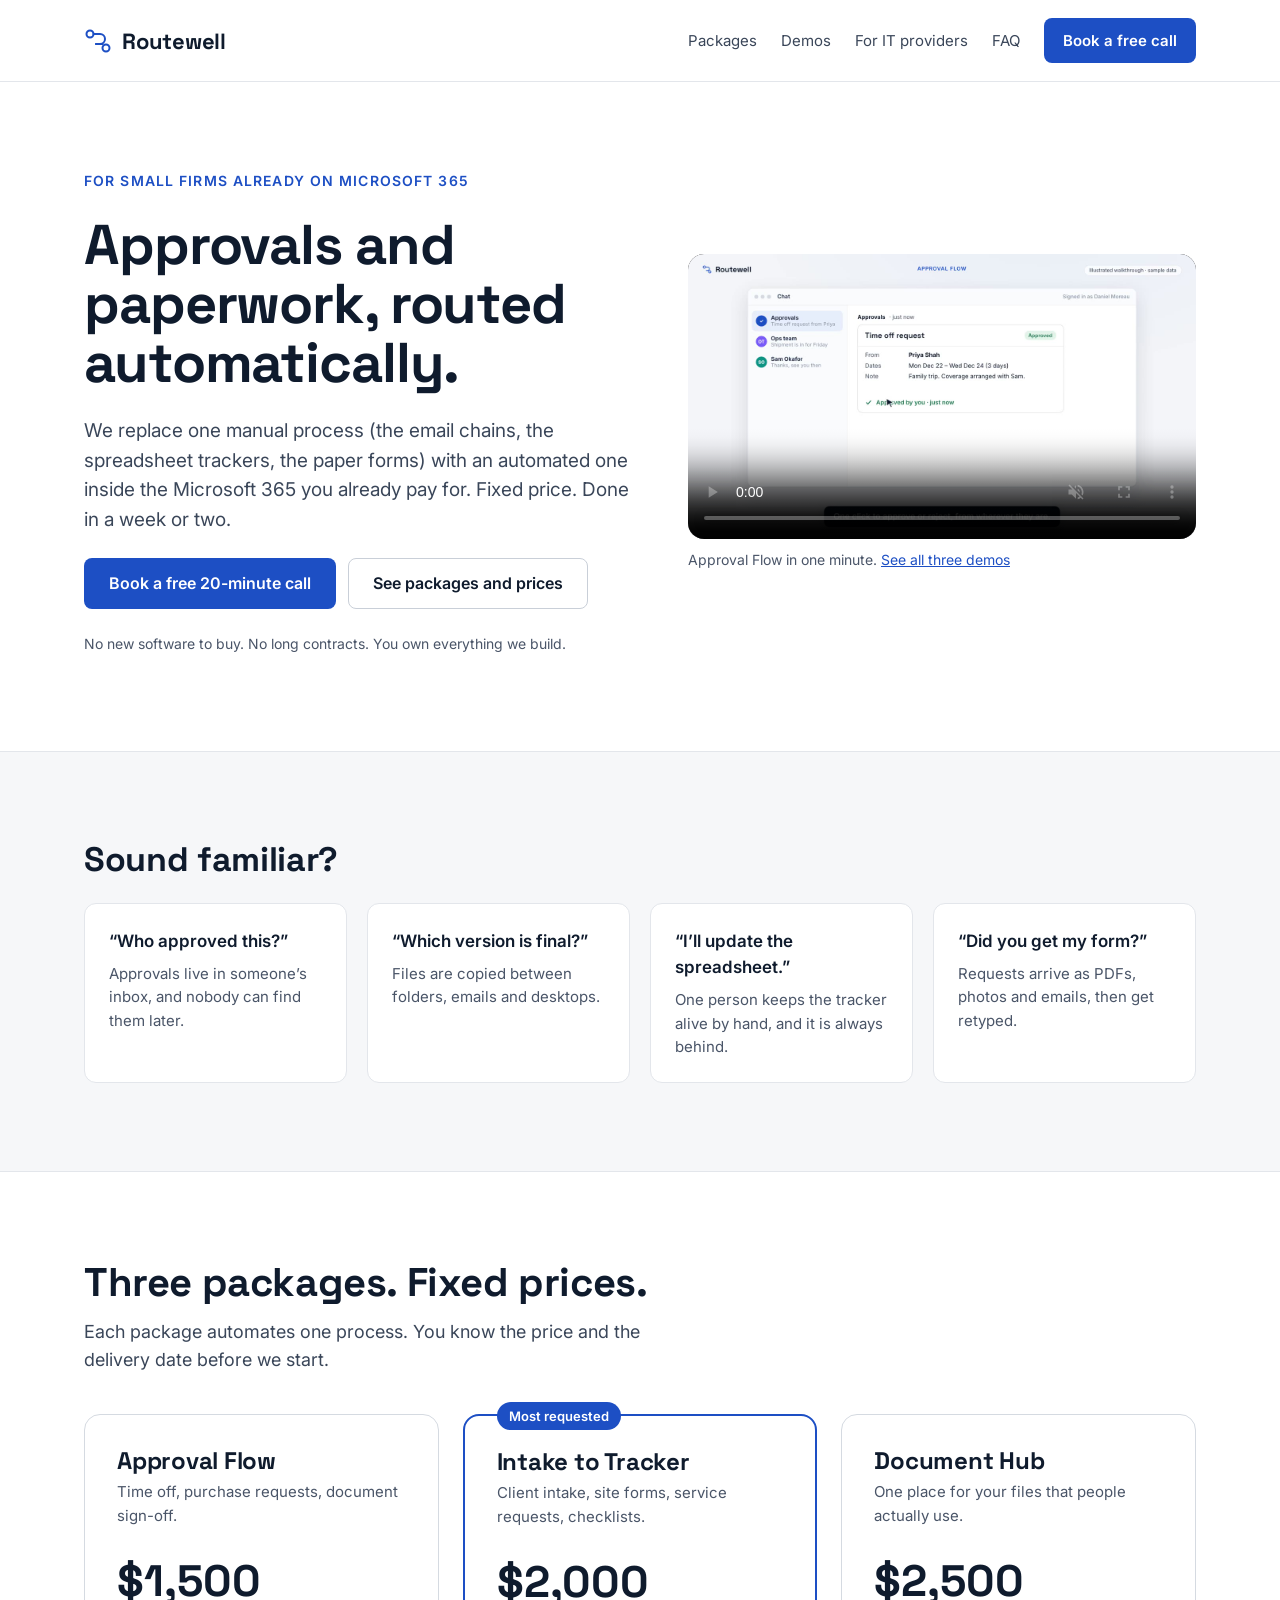
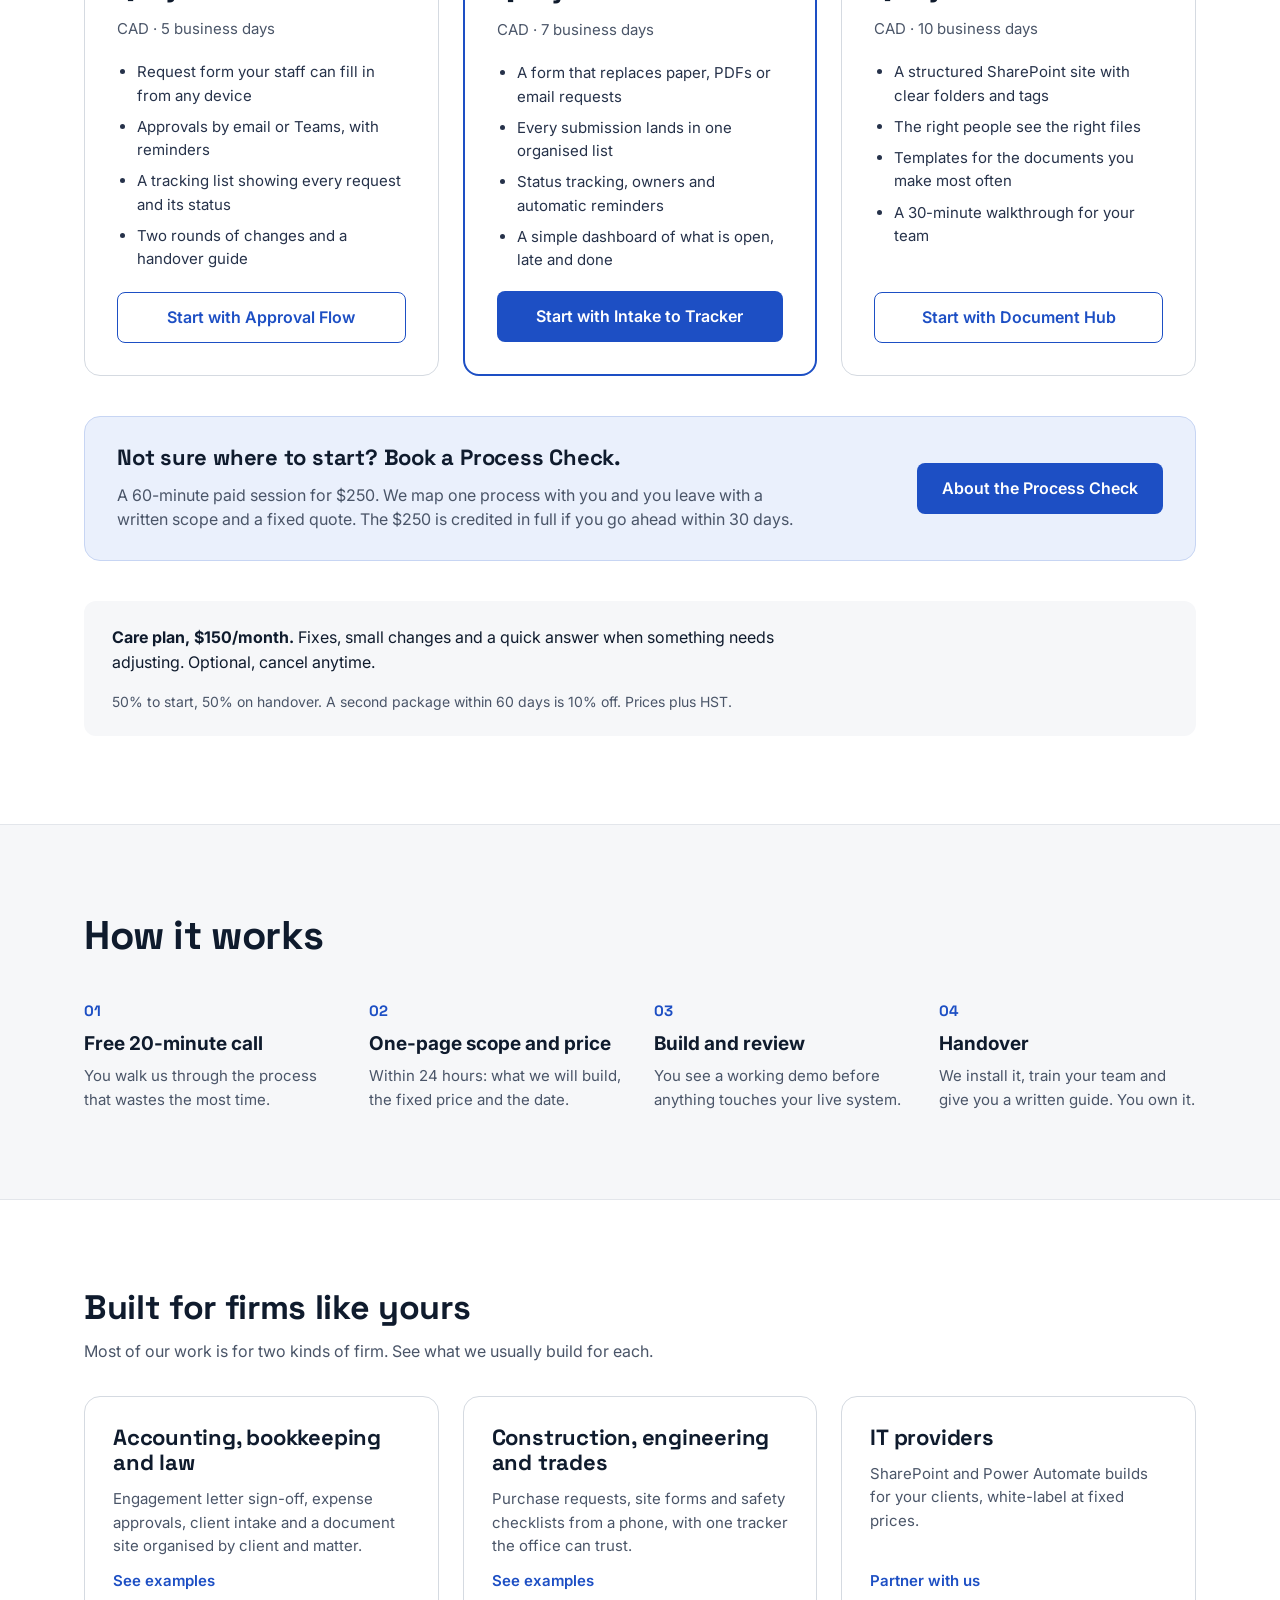
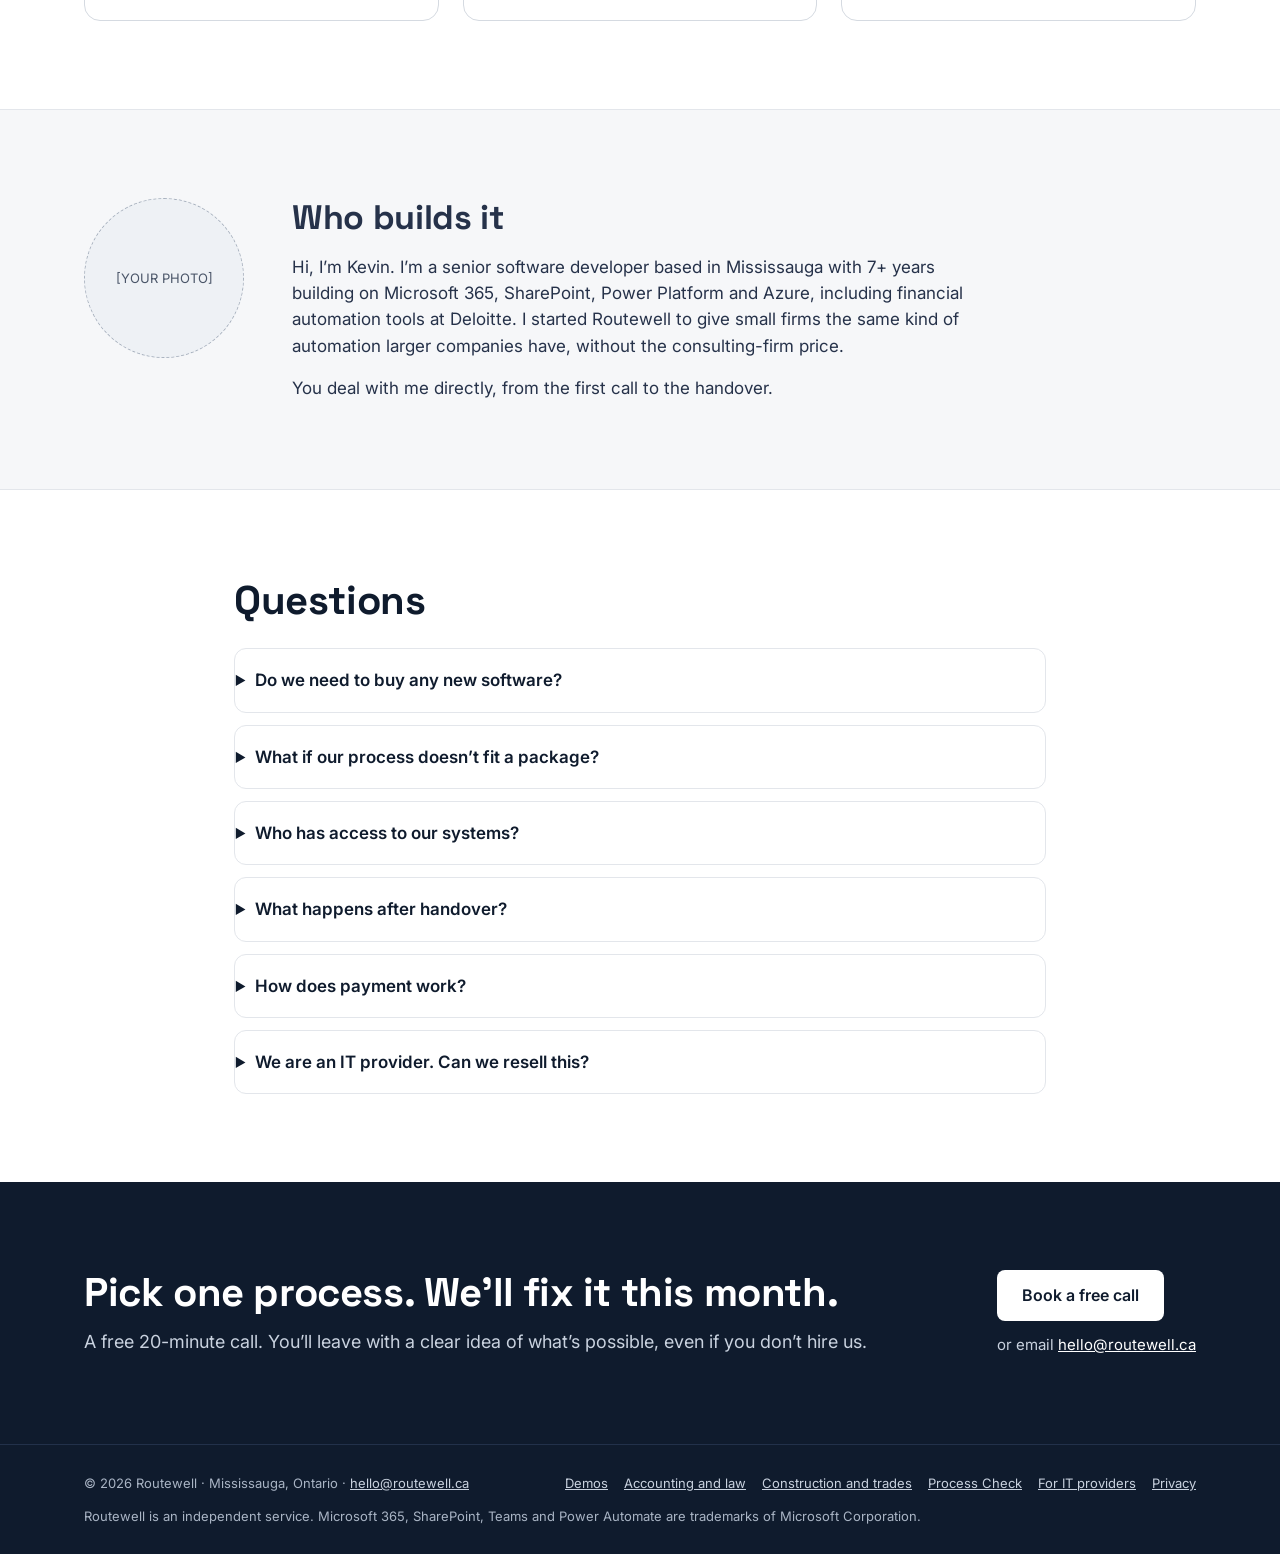
<file: index.html>
<!doctype html>
<html lang="en-CA">
<head>
<meta charset="utf-8">
<meta name="viewport" content="width=device-width, initial-scale=1">
<title>Routewell · Microsoft 365 automations for small firms</title>
<meta name="description" content="Fixed-price Microsoft 365 automations for small firms in Ontario. We replace one manual approval, intake or document process with an automated one in a week or two.">
<link rel="canonical" href="https://routewell.ca/">
<meta property="og:title" content="Routewell · Approvals and paperwork, routed automatically">
<meta property="og:description" content="Fixed-price Microsoft 365 automations for small firms. One process, one price, done in a week or two.">
<meta property="og:url" content="https://routewell.ca/">
<meta property="og:type" content="website">
<meta property="og:image" content="https://routewell.ca/assets/og.png">
<meta property="og:image:width" content="1200">
<meta property="og:image:height" content="630">
<meta property="og:site_name" content="Routewell">
<meta property="og:locale" content="en_CA">
<meta name="twitter:card" content="summary_large_image">
<meta name="theme-color" content="#1D4FC4">
<link rel="icon" href="/assets/favicon-32.png" sizes="32x32" type="image/png">
<link rel="apple-touch-icon" href="/assets/apple-touch-icon.png">
<link rel="manifest" href="/site.webmanifest">
<script>document.documentElement.classList.add('js')</script>
<link rel="icon" href="/assets/favicon.svg" type="image/svg+xml">
<link rel="preconnect" href="https://fonts.googleapis.com">
<link rel="preconnect" href="https://fonts.gstatic.com" crossorigin>
<link rel="stylesheet" href="https://fonts.googleapis.com/css2?family=Inter:wght@400;500;600&family=Space+Grotesk:wght@500;600;700&display=swap">
<link rel="stylesheet" href="/assets/site.css">
<script type="application/ld+json">
[
 {
  "@context": "https://schema.org",
  "@type": "ProfessionalService",
  "@id": "https://routewell.ca/#business",
  "name": "Routewell",
  "url": "https://routewell.ca/",
  "email": "hello@routewell.ca",
  "image": "https://routewell.ca/assets/og.png",
  "logo": "https://routewell.ca/assets/icon-512.png",
  "description": "Fixed-price Microsoft 365 automations for small firms: approval flows, intake forms and SharePoint document hubs.",
  "address": {
   "@type": "PostalAddress",
   "addressLocality": "Mississauga",
   "addressRegion": "ON",
   "addressCountry": "CA"
  },
  "areaServed": [
   {
    "@type": "City",
    "name": "Mississauga"
   },
   {
    "@type": "City",
    "name": "Brampton"
   },
   {
    "@type": "City",
    "name": "Oakville"
   },
   {
    "@type": "City",
    "name": "Toronto"
   },
   {
    "@type": "City",
    "name": "Burlington"
   },
   {
    "@type": "City",
    "name": "Milton"
   },
   {
    "@type": "AdministrativeArea",
    "name": "Ontario"
   }
  ],
  "priceRange": "$250–$2,500",
  "hasOfferCatalog": {
   "@type": "OfferCatalog",
   "name": "Packages",
   "itemListElement": [
    {
     "@type": "Offer",
     "price": "250",
     "priceCurrency": "CAD",
     "itemOffered": {
      "@type": "Service",
      "name": "Process Check",
      "description": "60-minute paid session that maps one process and ends with a written scope and fixed quote"
     }
    },
    {
     "@type": "Offer",
     "price": "1500",
     "priceCurrency": "CAD",
     "itemOffered": {
      "@type": "Service",
      "name": "Approval Flow",
      "description": "One request-and-approval process in SharePoint and Power Automate, delivered in 5 business days"
     }
    },
    {
     "@type": "Offer",
     "price": "2000",
     "priceCurrency": "CAD",
     "itemOffered": {
      "@type": "Service",
      "name": "Intake to Tracker",
      "description": "A form feeding a tracked SharePoint list with reminders and a dashboard, delivered in 7 business days"
     }
    },
    {
     "@type": "Offer",
     "price": "2500",
     "priceCurrency": "CAD",
     "itemOffered": {
      "@type": "Service",
      "name": "Document Hub",
      "description": "A structured SharePoint document site with permissions, templates and a staff walkthrough, delivered in 10 business days"
     }
    },
    {
     "@type": "Offer",
     "priceCurrency": "CAD",
     "priceSpecification": {
      "@type": "UnitPriceSpecification",
      "price": "150",
      "priceCurrency": "CAD",
      "unitText": "MONTH"
     },
     "itemOffered": {
      "@type": "Service",
      "name": "Care plan",
      "description": "Fixes and small changes after handover"
     }
    }
   ]
  }
 },
 {
  "@context": "https://schema.org",
  "@type": "FAQPage",
  "mainEntity": [
   {
    "@type": "Question",
    "name": "Do we need to buy any new software?",
    "acceptedAnswer": {
     "@type": "Answer",
     "text": "No. If your team has Microsoft 365 Business Standard or higher, everything runs on what you already have. We confirm this on the first call."
    }
   },
   {
    "@type": "Question",
    "name": "What if our process doesn't fit a package?",
    "acceptedAnswer": {
     "@type": "Answer",
     "text": "Most do. If yours is bigger, we split it into packages or quote it separately, always as a fixed price. If you are not sure, the Process Check maps it for you."
    }
   },
   {
    "@type": "Question",
    "name": "Who has access to our systems?",
    "acceptedAnswer": {
     "@type": "Answer",
     "text": "We build and test in our own environment first. For installation you create a temporary account for us, and you remove it at handover."
    }
   },
   {
    "@type": "Question",
    "name": "What happens after handover?",
    "acceptedAnswer": {
     "@type": "Answer",
     "text": "You get a written guide and own everything. The optional care plan covers fixes and small changes."
    }
   },
   {
    "@type": "Question",
    "name": "How does payment work?",
    "acceptedAnswer": {
     "@type": "Answer",
     "text": "50% when you sign the one-page scope, 50% at handover. Two rounds of changes are included in every package."
    }
   },
   {
    "@type": "Question",
    "name": "We are an IT provider. Can we resell this?",
    "acceptedAnswer": {
     "@type": "Answer",
     "text": "Yes. We build white-label for managed service providers at partner pricing. See For IT providers."
    }
   }
  ]
 }
]
</script>
<script src="/assets/site.js" defer></script>
</head>
<body>
<a class="skip" href="#main">Skip to content</a>

<header class="site-header">
  <nav class="wrap site-nav" aria-label="Main">
    <a class="brand" href="/">
      <svg width="28" height="28" viewBox="0 0 28 28" fill="none" aria-hidden="true"><circle cx="6" cy="7" r="3.5" stroke="#1D4FC4" stroke-width="2"/><circle cx="22" cy="21" r="3.5" stroke="#1D4FC4" stroke-width="2"/><path d="M9.5 7H16a5 5 0 0 1 0 10h-4" stroke="#1D4FC4" stroke-width="2" stroke-linecap="round"/><path d="M12 17h6.5" stroke="#1D4FC4" stroke-width="2" stroke-linecap="round"/></svg>
      <span>Routewell</span>
    </a>
    <button class="menu-btn" type="button" aria-expanded="false" aria-controls="nav-links">
      <svg width="20" height="20" viewBox="0 0 20 20" fill="none" aria-hidden="true"><path d="M3 5h14M3 10h14M3 15h14" stroke="currentColor" stroke-width="2" stroke-linecap="round"/></svg>
      <span>Menu</span>
    </button>
    <div class="nav-links" id="nav-links">
      <a href="/#packages">Packages</a>
      <a href="/demo/">Demos</a>
      <a href="/partners/">For IT providers</a>
      <a href="/#faq">FAQ</a>
      <a class="btn btn-primary" href="/book/">Book a free call</a>
    </div>
  </nav>
</header>

<main id="main">

<section class="hero">
  <div class="wrap hero-grid">
    <div class="hero-copy">
      <p class="eyebrow">For small firms already on Microsoft 365</p>
      <h1>Approvals and paperwork, routed automatically.</h1>
      <p class="lead">We replace one manual process (the email chains, the spreadsheet trackers, the paper forms) with an automated one inside the Microsoft 365 you already pay for. Fixed price. Done in a week or two.</p>
      <div class="btn-row">
        <a class="btn btn-primary" href="/book/">Book a free 20-minute call</a>
        <a class="btn btn-outline" href="#packages">See packages and prices</a>
      </div>
      <p class="small muted">No new software to buy. No long contracts. You own everything we build.</p>
    </div>
    <div class="hero-media">
      <div class="video-frame"><video src="/assets/video/approval-flow.mp4" poster="/assets/video/approval-flow.jpg" autoplay muted loop playsinline controls preload="metadata" aria-label="Approval Flow walkthrough: request submitted, manager approves in Teams, tracker updates itself"></video></div>
      <p class="small muted" style="margin-top:10px">Approval Flow in one minute. <a href="/demo/">See all three demos</a></p>
    </div>
  </div>
</section>

<section class="section bordered" aria-labelledby="pain-h" style="border-bottom:1px solid var(--line)">
  <div class="wrap stack">
    <h2 id="pain-h" class="h2-sm">Sound familiar?</h2>
    <div class="grid">
      <div class="card"><p class="q">“Who approved this?”</p><p class="a">Approvals live in someone’s inbox, and nobody can find them later.</p></div>
      <div class="card"><p class="q">“Which version is final?”</p><p class="a">Files are copied between folders, emails and desktops.</p></div>
      <div class="card"><p class="q">“I’ll update the spreadsheet.”</p><p class="a">One person keeps the tracker alive by hand, and it is always behind.</p></div>
      <div class="card"><p class="q">“Did you get my form?”</p><p class="a">Requests arrive as PDFs, photos and emails, then get retyped.</p></div>
    </div>
  </div>
</section>

<section id="packages" class="section white" aria-labelledby="pk-h">
  <div class="wrap stack" style="gap:40px">
    <div class="stack-sm" style="max-width:680px">
      <h2 id="pk-h" class="h2">Three packages. Fixed prices.</h2>
      <p class="lead" style="font-size:18px">Each package automates one process. You know the price and the delivery date before we start.</p>
    </div>

    <div class="grid-3">
      <article class="package">
        <div><h3>Approval Flow</h3><p class="for">Time off, purchase requests, document sign-off.</p></div>
        <p><span class="price">$1,500</span><span class="price-note">CAD · 5 business days</span></p>
        <ul>
          <li>Request form your staff can fill in from any device</li>
          <li>Approvals by email or Teams, with reminders</li>
          <li>A tracking list showing every request and its status</li>
          <li>Two rounds of changes and a handover guide</li>
        </ul>
        <a class="btn btn-ghost" href="/book/?package=approval-flow">Start with Approval Flow</a>
      </article>

      <article class="package featured">
        <span class="badge">Most requested</span>
        <div><h3>Intake to Tracker</h3><p class="for">Client intake, site forms, service requests, checklists.</p></div>
        <p><span class="price">$2,000</span><span class="price-note">CAD · 7 business days</span></p>
        <ul>
          <li>A form that replaces paper, PDFs or email requests</li>
          <li>Every submission lands in one organised list</li>
          <li>Status tracking, owners and automatic reminders</li>
          <li>A simple dashboard of what is open, late and done</li>
        </ul>
        <a class="btn btn-primary" href="/book/?package=intake-to-tracker">Start with Intake to Tracker</a>
      </article>

      <article class="package">
        <div><h3>Document Hub</h3><p class="for">One place for your files that people actually use.</p></div>
        <p><span class="price">$2,500</span><span class="price-note">CAD · 10 business days</span></p>
        <ul>
          <li>A structured SharePoint site with clear folders and tags</li>
          <li>The right people see the right files</li>
          <li>Templates for the documents you make most often</li>
          <li>A 30-minute walkthrough for your team</li>
        </ul>
        <a class="btn btn-ghost" href="/book/?package=document-hub">Start with Document Hub</a>
      </article>
    </div>

    <div class="callout">
      <div class="stack-sm" style="max-width:680px">
        <h3>Not sure where to start? Book a Process Check.</h3>
        <p class="muted">A 60-minute paid session for $250. We map one process with you and you leave with a written scope and a fixed quote. The $250 is credited in full if you go ahead within 30 days.</p>
      </div>
      <a class="btn btn-primary" href="/process-check/">About the Process Check</a>
    </div>

    <div class="strip">
      <p style="max-width:720px"><strong>Care plan, $150/month.</strong> Fixes, small changes and a quick answer when something needs adjusting. Optional, cancel anytime.</p>
      <p class="small muted">50% to start, 50% on handover. A second package within 60 days is 10% off. Prices plus HST.</p>
    </div>
  </div>
</section>

<section id="how" class="section bordered" aria-labelledby="how-h">
  <div class="wrap stack" style="gap:40px">
    <h2 id="how-h" class="h2">How it works</h2>
    <ol class="steps">
      <li><span class="num">01</span><h3>Free 20-minute call</h3><p>You walk us through the process that wastes the most time.</p></li>
      <li><span class="num">02</span><h3>One-page scope and price</h3><p>Within 24 hours: what we will build, the fixed price and the date.</p></li>
      <li><span class="num">03</span><h3>Build and review</h3><p>You see a working demo before anything touches your live system.</p></li>
      <li><span class="num">04</span><h3>Handover</h3><p>We install it, train your team and give you a written guide. You own it.</p></li>
    </ol>
  </div>
</section>

<section class="section white bordered" aria-labelledby="ind-h">
  <div class="wrap stack" style="gap:32px">
    <div class="stack-sm" style="max-width:680px">
      <h2 id="ind-h" class="h2-sm">Built for firms like yours</h2>
      <p class="muted">Most of our work is for two kinds of firm. See what we usually build for each.</p>
    </div>
    <div class="grid-3">
      <a class="industry" href="/industries/accounting-law/">
        <h3>Accounting, bookkeeping and law</h3>
        <p>Engagement letter sign-off, expense approvals, client intake and a document site organised by client and matter.</p>
        <span class="more">See examples</span>
      </a>
      <a class="industry" href="/industries/construction-trades/">
        <h3>Construction, engineering and trades</h3>
        <p>Purchase requests, site forms and safety checklists from a phone, with one tracker the office can trust.</p>
        <span class="more">See examples</span>
      </a>
      <a class="industry" href="/partners/">
        <h3>IT providers</h3>
        <p>SharePoint and Power Automate builds for your clients, white-label at fixed prices.</p>
        <span class="more">Partner with us</span>
      </a>
    </div>
  </div>
</section>

<section class="section bordered" aria-labelledby="about-h">
  <div class="wrap about">
    <div class="avatar" role="img" aria-label="Photo coming soon">[YOUR PHOTO]</div>
    <div class="about-copy">
      <h2 id="about-h" class="h2-sm">Who builds it</h2>
      <p>Hi, I’m Kevin. I’m a senior software developer based in Mississauga with 7+ years building on Microsoft 365, SharePoint, Power Platform and Azure, including financial automation tools at Deloitte. I started Routewell to give small firms the same kind of automation larger companies have, without the consulting-firm price.</p>
      <p>You deal with me directly, from the first call to the handover.</p>
    </div>
  </div>
</section>

<section id="faq" class="section white bordered" aria-labelledby="faq-h">
  <div class="wrap narrow stack">
    <h2 id="faq-h" class="h2">Questions</h2>
    <div class="faq">
      <details><summary>Do we need to buy any new software?</summary><p>No. If your team has Microsoft 365 Business Standard or higher, everything runs on what you already have. We confirm this on the first call.</p></details>
      <details><summary>What if our process doesn’t fit a package?</summary><p>Most do. If yours is bigger, we split it into packages or quote it separately, always as a fixed price. If you are not sure, the Process Check maps it for you.</p></details>
      <details><summary>Who has access to our systems?</summary><p>We build and test in our own environment first. For installation you create a temporary account for us, and you remove it at handover.</p></details>
      <details><summary>What happens after handover?</summary><p>You get a written guide and own everything. The optional care plan covers fixes and small changes.</p></details>
      <details><summary>How does payment work?</summary><p>50% when you sign the one-page scope, 50% at handover. Two rounds of changes are included in every package.</p></details>
      <details><summary>We are an IT provider. Can we resell this?</summary><p>Yes. We build white-label for managed service providers at partner pricing. See <a href="/partners/">For IT providers</a>.</p></details>
    </div>
  </div>
</section>

<section class="cta" aria-labelledby="book-h">
  <div class="wrap">
    <div class="cta-copy">
      <h2 id="book-h">Pick one process. We’ll fix it this month.</h2>
      <p>A free 20-minute call. You’ll leave with a clear idea of what’s possible, even if you don’t hire us.</p>
    </div>
    <div class="cta-actions">
      <a class="btn btn-light" href="/book/">Book a free call</a>
      <p>or email <a href="mailto:hello@routewell.ca">hello@routewell.ca</a></p>
    </div>
  </div>
</section>

</main>

<footer class="site-footer">
  <div class="wrap">
    <p>© 2026 Routewell · Mississauga, Ontario · <a href="mailto:hello@routewell.ca">hello@routewell.ca</a></p>
    <div class="footer-links"><a href="/demo/">Demos</a><a href="/industries/accounting-law/">Accounting and law</a><a href="/industries/construction-trades/">Construction and trades</a><a href="/process-check/">Process Check</a><a href="/partners/">For IT providers</a><a href="/privacy/">Privacy</a></div>
    <p style="flex-basis:100%">Routewell is an independent service. Microsoft 365, SharePoint, Teams and Power Automate are trademarks of Microsoft Corporation.</p>
  </div>
</footer>
</body>
</html>
</file>
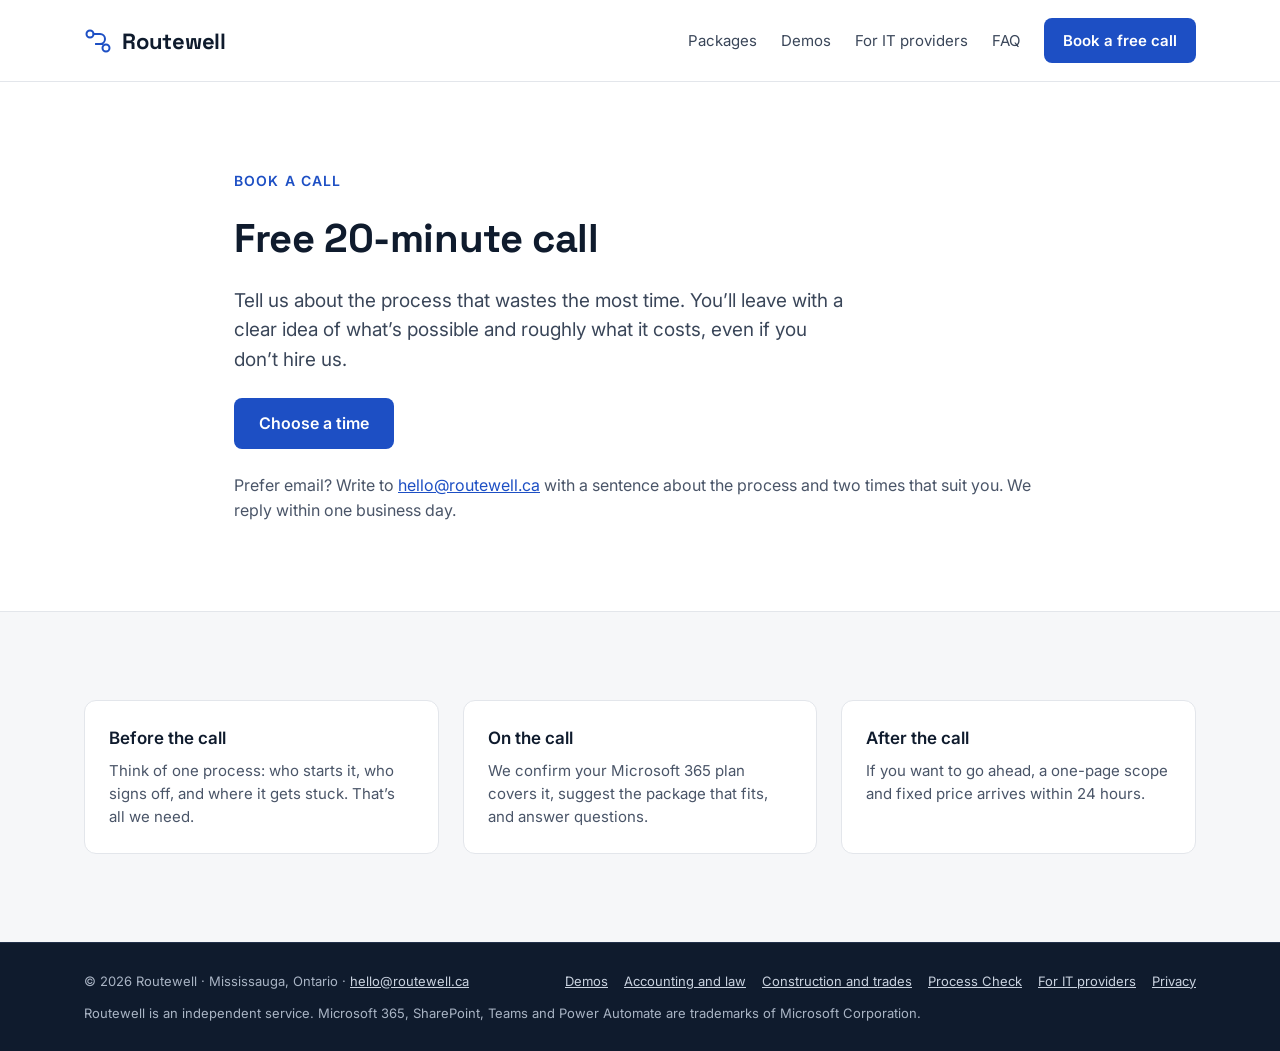
<file: book/index.html>
<!doctype html>
<html lang="en-CA">
<head>
<meta charset="utf-8">
<meta name="viewport" content="width=device-width, initial-scale=1">
<title>Book a call · Routewell</title>
<meta name="description" content="Book a free 20-minute call with Routewell about automating one process in Microsoft 365.">
<link rel="canonical" href="https://routewell.ca/book/">
<meta property="og:title" content="Book a call · Routewell">
<meta property="og:description" content="Book a free 20-minute call with Routewell about automating one process in Microsoft 365.">
<meta property="og:url" content="https://routewell.ca/book/">
<meta property="og:type" content="website">
<meta property="og:image" content="https://routewell.ca/assets/og.png">
<meta property="og:image:width" content="1200">
<meta property="og:image:height" content="630">
<meta property="og:site_name" content="Routewell">
<meta property="og:locale" content="en_CA">
<meta name="twitter:card" content="summary_large_image">
<meta name="theme-color" content="#1D4FC4">
<link rel="icon" href="/assets/favicon-32.png" sizes="32x32" type="image/png">
<link rel="apple-touch-icon" href="/assets/apple-touch-icon.png">
<link rel="manifest" href="/site.webmanifest">
<script>document.documentElement.classList.add('js')</script>
<link rel="icon" href="/assets/favicon.svg" type="image/svg+xml">
<link rel="preconnect" href="https://fonts.googleapis.com">
<link rel="preconnect" href="https://fonts.gstatic.com" crossorigin>
<link rel="stylesheet" href="https://fonts.googleapis.com/css2?family=Inter:wght@400;500;600&family=Space+Grotesk:wght@500;600;700&display=swap">
<link rel="stylesheet" href="/assets/site.css">
<script src="/assets/site.js" defer></script>
</head>
<body>
<a class="skip" href="#main">Skip to content</a>

<header class="site-header">
  <nav class="wrap site-nav" aria-label="Main">
    <a class="brand" href="/">
      <svg width="28" height="28" viewBox="0 0 28 28" fill="none" aria-hidden="true"><circle cx="6" cy="7" r="3.5" stroke="#1D4FC4" stroke-width="2"/><circle cx="22" cy="21" r="3.5" stroke="#1D4FC4" stroke-width="2"/><path d="M9.5 7H16a5 5 0 0 1 0 10h-4" stroke="#1D4FC4" stroke-width="2" stroke-linecap="round"/><path d="M12 17h6.5" stroke="#1D4FC4" stroke-width="2" stroke-linecap="round"/></svg>
      <span>Routewell</span>
    </a>
    <button class="menu-btn" type="button" aria-expanded="false" aria-controls="nav-links">
      <svg width="20" height="20" viewBox="0 0 20 20" fill="none" aria-hidden="true"><path d="M3 5h14M3 10h14M3 15h14" stroke="currentColor" stroke-width="2" stroke-linecap="round"/></svg>
      <span>Menu</span>
    </button>
    <div class="nav-links" id="nav-links">
      <a href="/#packages">Packages</a>
      <a href="/demo/">Demos</a>
      <a href="/partners/">For IT providers</a>
      <a href="/#faq">FAQ</a>
      <a class="btn btn-primary" href="/book/">Book a free call</a>
    </div>
  </nav>
</header>

<main id="main">
<section class="section white">
  <div class="wrap narrow stack">
    <p class="eyebrow">Book a call</p>
    <h1 class="h2">Free 20-minute call</h1>
    <p class="lead">Tell us about the process that wastes the most time. You’ll leave with a clear idea of what’s possible and roughly what it costs, even if you don’t hire us.</p>
    <div class="btn-row"><a class="btn btn-primary" id="book-link" href="mailto:hello@routewell.ca?subject=Free%2020-minute%20call">Choose a time</a></div>
    <p class="muted">Prefer email? Write to <a href="mailto:hello@routewell.ca">hello@routewell.ca</a> with a sentence about the process and two times that suit you. We reply within one business day.</p>
  </div>
</section>
<section class="section bordered">
  <div class="wrap grid" style="gap:24px">
    <div class="card"><p class="q">Before the call</p><p class="a">Think of one process: who starts it, who signs off, and where it gets stuck. That’s all we need.</p></div>
    <div class="card"><p class="q">On the call</p><p class="a">We confirm your Microsoft 365 plan covers it, suggest the package that fits, and answer questions.</p></div>
    <div class="card"><p class="q">After the call</p><p class="a">If you want to go ahead, a one-page scope and fixed price arrives within 24 hours.</p></div>
  </div>
</section>

</main>

<footer class="site-footer">
  <div class="wrap">
    <p>© 2026 Routewell · Mississauga, Ontario · <a href="mailto:hello@routewell.ca">hello@routewell.ca</a></p>
    <div class="footer-links"><a href="/demo/">Demos</a><a href="/industries/accounting-law/">Accounting and law</a><a href="/industries/construction-trades/">Construction and trades</a><a href="/process-check/">Process Check</a><a href="/partners/">For IT providers</a><a href="/privacy/">Privacy</a></div>
    <p style="flex-basis:100%">Routewell is an independent service. Microsoft 365, SharePoint, Teams and Power Automate are trademarks of Microsoft Corporation.</p>
  </div>
</footer>
</body>
</html>
</file>
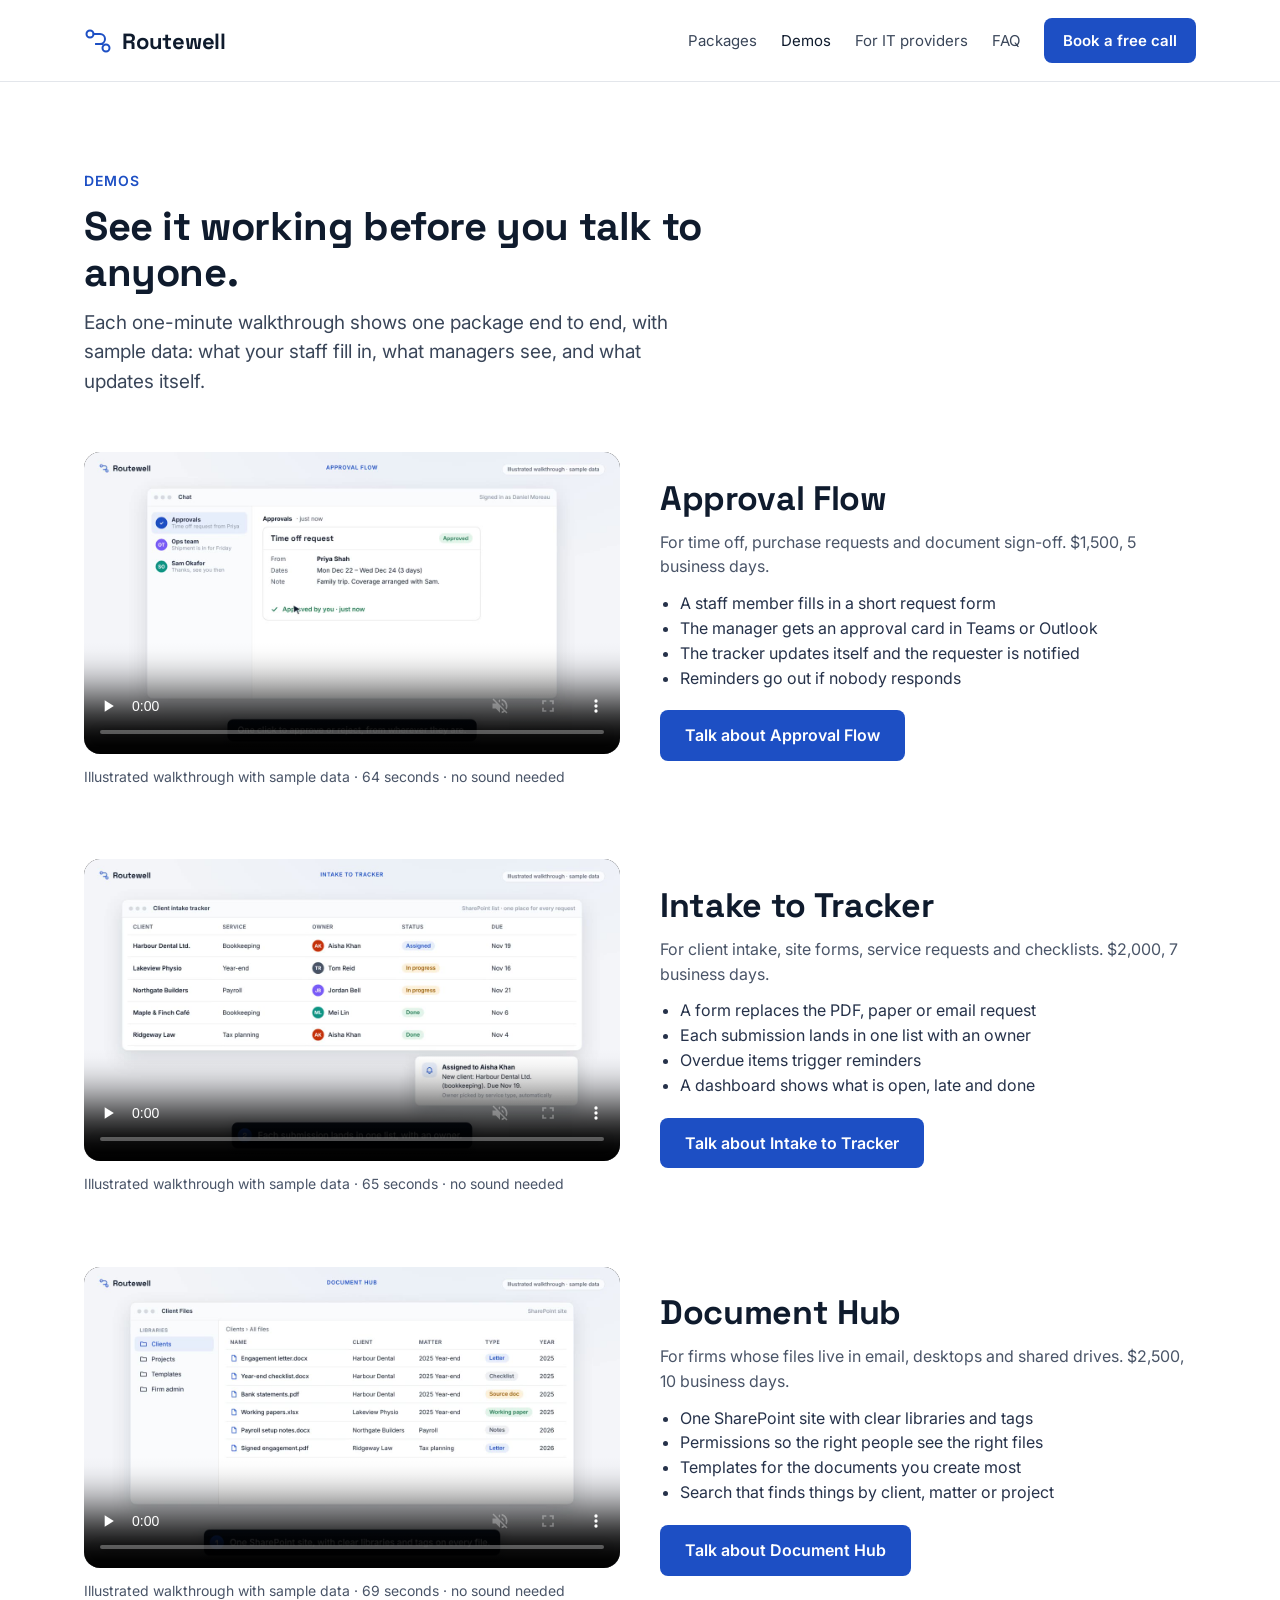
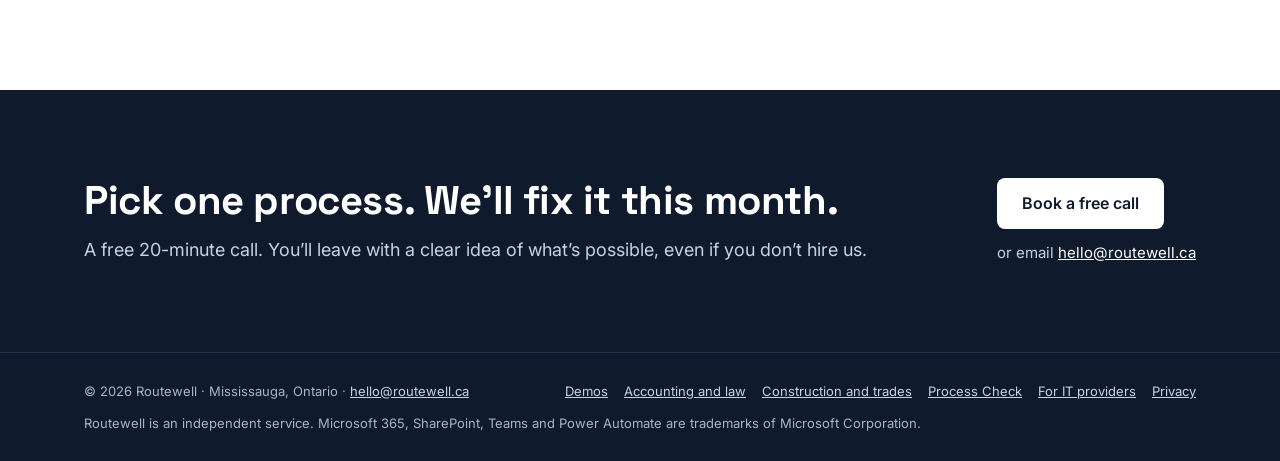
<file: demo/index.html>
<!doctype html>
<html lang="en-CA">
<head>
<meta charset="utf-8">
<meta name="viewport" content="width=device-width, initial-scale=1">
<title>Demos · Routewell</title>
<meta name="description" content="One-minute walkthroughs of each Routewell package working inside Microsoft 365: Approval Flow, Intake to Tracker and Document Hub.">
<link rel="canonical" href="https://routewell.ca/demo/">
<meta property="og:title" content="Demos · Routewell">
<meta property="og:description" content="One-minute walkthroughs of each Routewell package working inside Microsoft 365: Approval Flow, Intake to Tracker and Document Hub.">
<meta property="og:url" content="https://routewell.ca/demo/">
<meta property="og:type" content="website">
<meta property="og:image" content="https://routewell.ca/assets/og.png">
<meta property="og:image:width" content="1200">
<meta property="og:image:height" content="630">
<meta property="og:site_name" content="Routewell">
<meta property="og:locale" content="en_CA">
<meta name="twitter:card" content="summary_large_image">
<meta name="theme-color" content="#1D4FC4">
<link rel="icon" href="/assets/favicon-32.png" sizes="32x32" type="image/png">
<link rel="apple-touch-icon" href="/assets/apple-touch-icon.png">
<link rel="manifest" href="/site.webmanifest">
<script>document.documentElement.classList.add('js')</script>
<link rel="icon" href="/assets/favicon.svg" type="image/svg+xml">
<link rel="preconnect" href="https://fonts.googleapis.com">
<link rel="preconnect" href="https://fonts.gstatic.com" crossorigin>
<link rel="stylesheet" href="https://fonts.googleapis.com/css2?family=Inter:wght@400;500;600&family=Space+Grotesk:wght@500;600;700&display=swap">
<link rel="stylesheet" href="/assets/site.css">
<script src="/assets/site.js" defer></script>
</head>
<body>
<a class="skip" href="#main">Skip to content</a>

<header class="site-header">
  <nav class="wrap site-nav" aria-label="Main">
    <a class="brand" href="/">
      <svg width="28" height="28" viewBox="0 0 28 28" fill="none" aria-hidden="true"><circle cx="6" cy="7" r="3.5" stroke="#1D4FC4" stroke-width="2"/><circle cx="22" cy="21" r="3.5" stroke="#1D4FC4" stroke-width="2"/><path d="M9.5 7H16a5 5 0 0 1 0 10h-4" stroke="#1D4FC4" stroke-width="2" stroke-linecap="round"/><path d="M12 17h6.5" stroke="#1D4FC4" stroke-width="2" stroke-linecap="round"/></svg>
      <span>Routewell</span>
    </a>
    <button class="menu-btn" type="button" aria-expanded="false" aria-controls="nav-links">
      <svg width="20" height="20" viewBox="0 0 20 20" fill="none" aria-hidden="true"><path d="M3 5h14M3 10h14M3 15h14" stroke="currentColor" stroke-width="2" stroke-linecap="round"/></svg>
      <span>Menu</span>
    </button>
    <div class="nav-links" id="nav-links">
      <a href="/#packages">Packages</a>
      <a href="/demo/" aria-current="page">Demos</a>
      <a href="/partners/">For IT providers</a>
      <a href="/#faq">FAQ</a>
      <a class="btn btn-primary" href="/book/">Book a free call</a>
    </div>
  </nav>
</header>

<main id="main">
<section class="section white">
  <div class="wrap stack" style="gap:56px">
    <div class="stack-sm" style="max-width:720px">
      <p class="eyebrow">Demos</p>
      <h1 class="h2">See it working before you talk to anyone.</h1>
      <p class="lead">Each one-minute walkthrough shows one package end to end, with sample data: what your staff fill in, what managers see, and what updates itself.</p>
    </div>
    <div>
    <div class="demo">
  <div class="stack-sm">
    <div class="video-frame"><video src="/assets/video/approval-flow.mp4" poster="/assets/video/approval-flow.jpg" controls muted playsinline preload="none" aria-label="Approval Flow walkthrough, 64 seconds, captions on screen"></video></div>
    <p class="small muted">Illustrated walkthrough with sample data · 64 seconds · no sound needed</p>
  </div>
  <div class="stack-sm">
    <h2 class="h2-sm">Approval Flow</h2>
    <p class="muted">For time off, purchase requests and document sign-off. $1,500, 5 business days.</p>
    <ul><li>A staff member fills in a short request form</li><li>The manager gets an approval card in Teams or Outlook</li><li>The tracker updates itself and the requester is notified</li><li>Reminders go out if nobody responds</li></ul>
    <div class="btn-row" style="margin-top:8px"><a class="btn btn-primary" href="/book/?package=approval-flow">Talk about Approval Flow</a></div>
  </div>
</div>
    <div class="demo">
  <div class="stack-sm">
    <div class="video-frame"><video src="/assets/video/intake-to-tracker.mp4" poster="/assets/video/intake-to-tracker.jpg" controls muted playsinline preload="none" aria-label="Intake to Tracker walkthrough, 65 seconds, captions on screen"></video></div>
    <p class="small muted">Illustrated walkthrough with sample data · 65 seconds · no sound needed</p>
  </div>
  <div class="stack-sm">
    <h2 class="h2-sm">Intake to Tracker</h2>
    <p class="muted">For client intake, site forms, service requests and checklists. $2,000, 7 business days.</p>
    <ul><li>A form replaces the PDF, paper or email request</li><li>Each submission lands in one list with an owner</li><li>Overdue items trigger reminders</li><li>A dashboard shows what is open, late and done</li></ul>
    <div class="btn-row" style="margin-top:8px"><a class="btn btn-primary" href="/book/?package=intake-to-tracker">Talk about Intake to Tracker</a></div>
  </div>
</div>
    <div class="demo">
  <div class="stack-sm">
    <div class="video-frame"><video src="/assets/video/document-hub.mp4" poster="/assets/video/document-hub.jpg" controls muted playsinline preload="none" aria-label="Document Hub walkthrough, 69 seconds, captions on screen"></video></div>
    <p class="small muted">Illustrated walkthrough with sample data · 69 seconds · no sound needed</p>
  </div>
  <div class="stack-sm">
    <h2 class="h2-sm">Document Hub</h2>
    <p class="muted">For firms whose files live in email, desktops and shared drives. $2,500, 10 business days.</p>
    <ul><li>One SharePoint site with clear libraries and tags</li><li>Permissions so the right people see the right files</li><li>Templates for the documents you create most</li><li>Search that finds things by client, matter or project</li></ul>
    <div class="btn-row" style="margin-top:8px"><a class="btn btn-primary" href="/book/?package=document-hub">Talk about Document Hub</a></div>
  </div>
</div>
    </div>
  </div>
</section>
<section class="cta" aria-labelledby="book-h">
  <div class="wrap">
    <div class="cta-copy">
      <h2 id="book-h">Pick one process. We’ll fix it this month.</h2>
      <p>A free 20-minute call. You’ll leave with a clear idea of what’s possible, even if you don’t hire us.</p>
    </div>
    <div class="cta-actions">
      <a class="btn btn-light" href="/book/">Book a free call</a>
      <p>or email <a href="mailto:hello@routewell.ca">hello@routewell.ca</a></p>
    </div>
  </div>
</section>
</main>

<footer class="site-footer">
  <div class="wrap">
    <p>© 2026 Routewell · Mississauga, Ontario · <a href="mailto:hello@routewell.ca">hello@routewell.ca</a></p>
    <div class="footer-links"><a href="/demo/">Demos</a><a href="/industries/accounting-law/">Accounting and law</a><a href="/industries/construction-trades/">Construction and trades</a><a href="/process-check/">Process Check</a><a href="/partners/">For IT providers</a><a href="/privacy/">Privacy</a></div>
    <p style="flex-basis:100%">Routewell is an independent service. Microsoft 365, SharePoint, Teams and Power Automate are trademarks of Microsoft Corporation.</p>
  </div>
</footer>
</body>
</html>
</file>
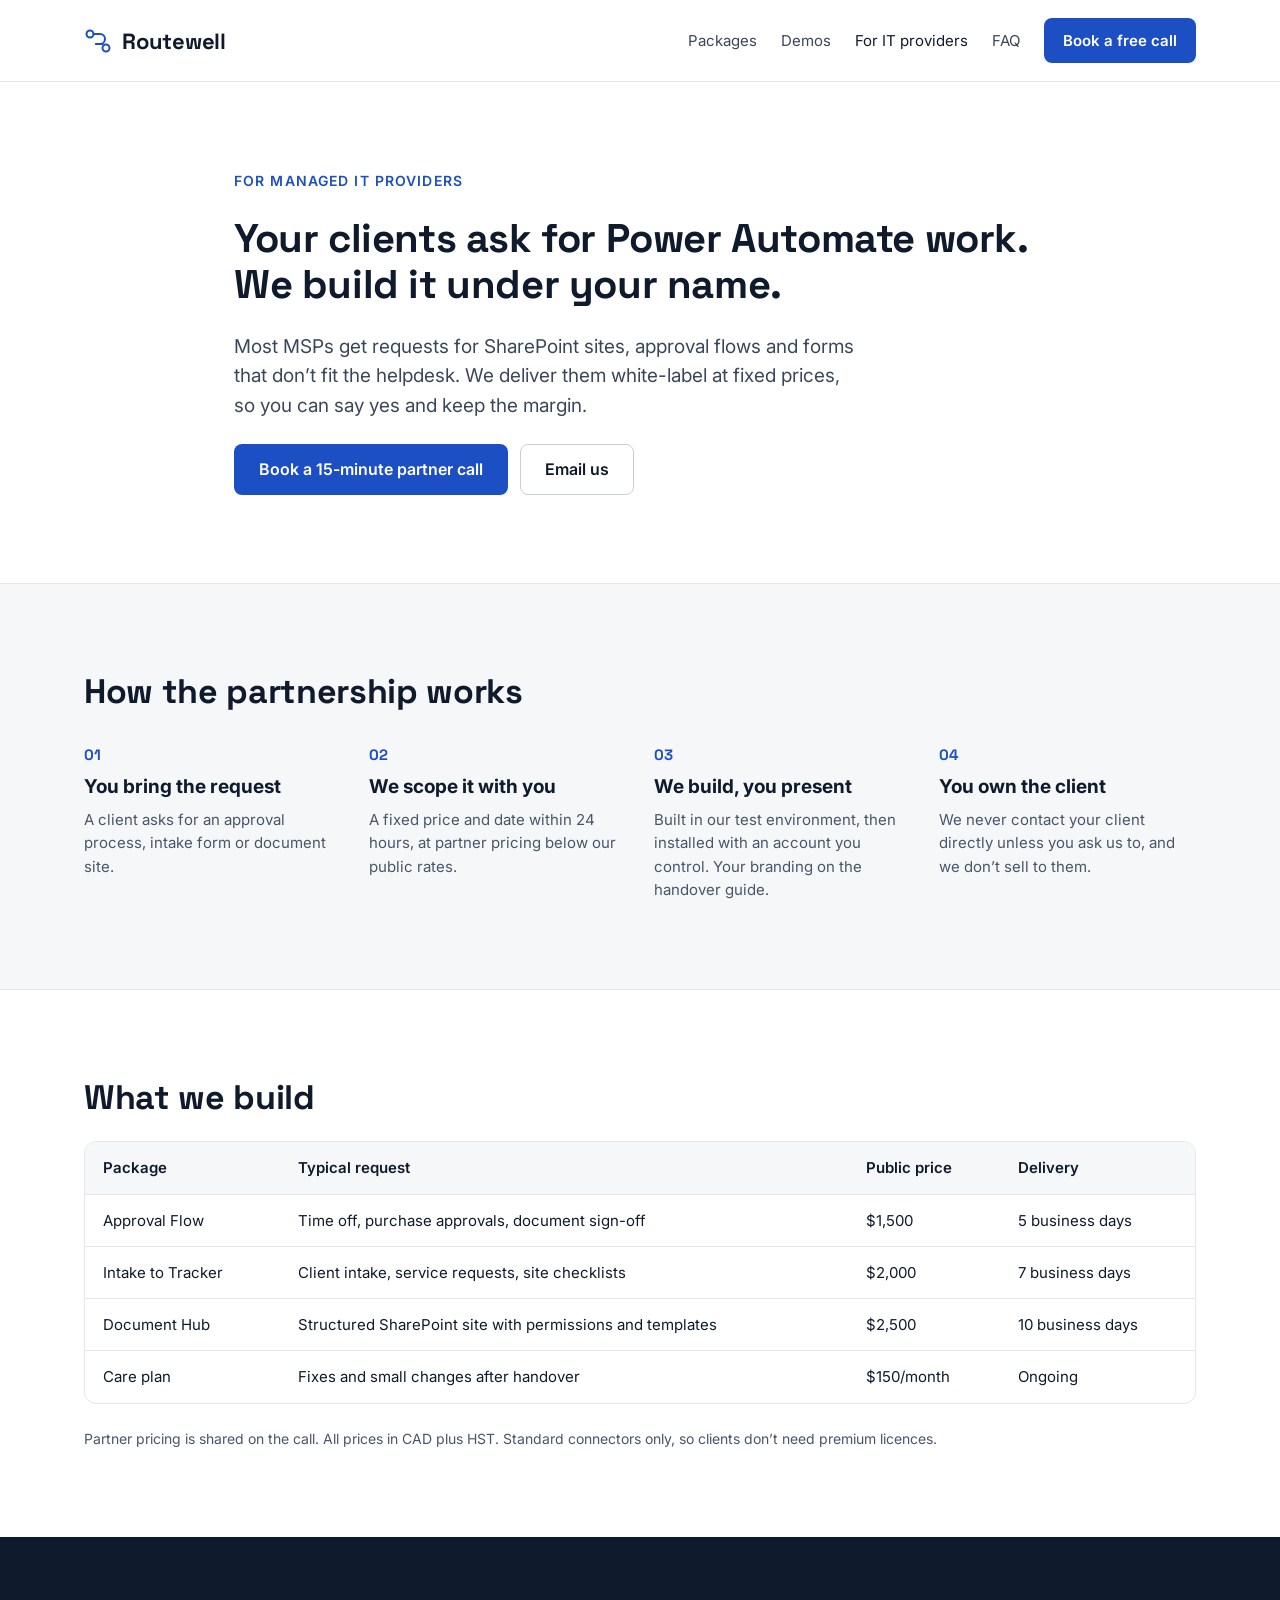
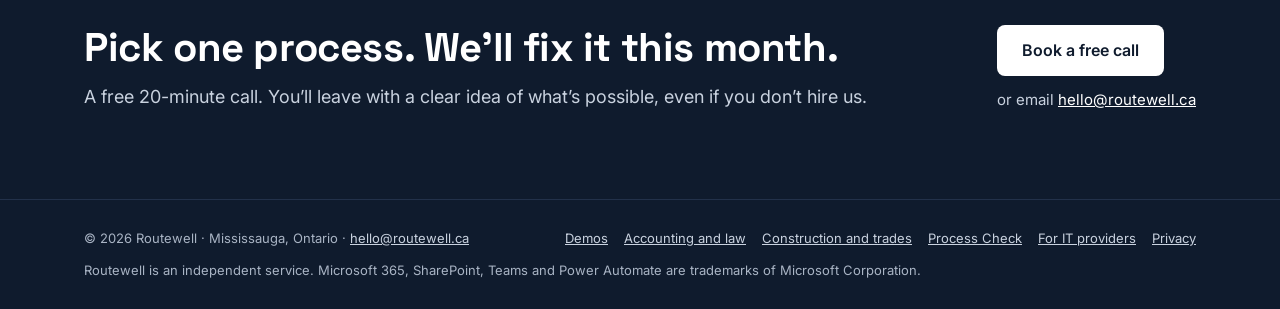
<file: partners/index.html>
<!doctype html>
<html lang="en-CA">
<head>
<meta charset="utf-8">
<meta name="viewport" content="width=device-width, initial-scale=1">
<title>For IT providers · Routewell</title>
<meta name="description" content="White-label SharePoint and Power Automate builds for managed service providers. Fixed prices, delivered under your name, and you keep the margin.">
<link rel="canonical" href="https://routewell.ca/partners/">
<meta property="og:title" content="For IT providers · Routewell">
<meta property="og:description" content="White-label SharePoint and Power Automate builds for managed service providers. Fixed prices, delivered under your name, and you keep the margin.">
<meta property="og:url" content="https://routewell.ca/partners/">
<meta property="og:type" content="website">
<meta property="og:image" content="https://routewell.ca/assets/og.png">
<meta property="og:image:width" content="1200">
<meta property="og:image:height" content="630">
<meta property="og:site_name" content="Routewell">
<meta property="og:locale" content="en_CA">
<meta name="twitter:card" content="summary_large_image">
<meta name="theme-color" content="#1D4FC4">
<link rel="icon" href="/assets/favicon-32.png" sizes="32x32" type="image/png">
<link rel="apple-touch-icon" href="/assets/apple-touch-icon.png">
<link rel="manifest" href="/site.webmanifest">
<script>document.documentElement.classList.add('js')</script>
<link rel="icon" href="/assets/favicon.svg" type="image/svg+xml">
<link rel="preconnect" href="https://fonts.googleapis.com">
<link rel="preconnect" href="https://fonts.gstatic.com" crossorigin>
<link rel="stylesheet" href="https://fonts.googleapis.com/css2?family=Inter:wght@400;500;600&family=Space+Grotesk:wght@500;600;700&display=swap">
<link rel="stylesheet" href="/assets/site.css">
<script src="/assets/site.js" defer></script>
</head>
<body>
<a class="skip" href="#main">Skip to content</a>

<header class="site-header">
  <nav class="wrap site-nav" aria-label="Main">
    <a class="brand" href="/">
      <svg width="28" height="28" viewBox="0 0 28 28" fill="none" aria-hidden="true"><circle cx="6" cy="7" r="3.5" stroke="#1D4FC4" stroke-width="2"/><circle cx="22" cy="21" r="3.5" stroke="#1D4FC4" stroke-width="2"/><path d="M9.5 7H16a5 5 0 0 1 0 10h-4" stroke="#1D4FC4" stroke-width="2" stroke-linecap="round"/><path d="M12 17h6.5" stroke="#1D4FC4" stroke-width="2" stroke-linecap="round"/></svg>
      <span>Routewell</span>
    </a>
    <button class="menu-btn" type="button" aria-expanded="false" aria-controls="nav-links">
      <svg width="20" height="20" viewBox="0 0 20 20" fill="none" aria-hidden="true"><path d="M3 5h14M3 10h14M3 15h14" stroke="currentColor" stroke-width="2" stroke-linecap="round"/></svg>
      <span>Menu</span>
    </button>
    <div class="nav-links" id="nav-links">
      <a href="/#packages">Packages</a>
      <a href="/demo/">Demos</a>
      <a href="/partners/" aria-current="page">For IT providers</a>
      <a href="/#faq">FAQ</a>
      <a class="btn btn-primary" href="/book/">Book a free call</a>
    </div>
  </nav>
</header>

<main id="main">
<section class="section white">
  <div class="wrap narrow stack">
    <p class="eyebrow">For managed IT providers</p>
    <h1 class="h2">Your clients ask for Power Automate work. We build it under your name.</h1>
    <p class="lead">Most MSPs get requests for SharePoint sites, approval flows and forms that don’t fit the helpdesk. We deliver them white-label at fixed prices, so you can say yes and keep the margin.</p>
    <div class="btn-row"><a class="btn btn-primary" href="/book/?package=partner">Book a 15-minute partner call</a><a class="btn btn-outline" href="mailto:hello@routewell.ca?subject=Partner%20enquiry">Email us</a></div>
  </div>
</section>
<section class="section bordered">
  <div class="wrap stack" style="gap:32px">
    <h2 class="h2-sm">How the partnership works</h2>
    <ol class="steps">
      <li><span class="num">01</span><h3>You bring the request</h3><p>A client asks for an approval process, intake form or document site.</p></li>
      <li><span class="num">02</span><h3>We scope it with you</h3><p>A fixed price and date within 24 hours, at partner pricing below our public rates.</p></li>
      <li><span class="num">03</span><h3>We build, you present</h3><p>Built in our test environment, then installed with an account you control. Your branding on the handover guide.</p></li>
      <li><span class="num">04</span><h3>You own the client</h3><p>We never contact your client directly unless you ask us to, and we don’t sell to them.</p></li>
    </ol>
  </div>
</section>
<section class="section white bordered">
  <div class="wrap stack" style="gap:24px">
    <h2 class="h2-sm">What we build</h2>
    <div class="table-box">
      <table>
        <thead><tr><th scope="col">Package</th><th scope="col">Typical request</th><th scope="col">Public price</th><th scope="col">Delivery</th></tr></thead>
        <tbody>
          <tr><td>Approval Flow</td><td>Time off, purchase approvals, document sign-off</td><td>$1,500</td><td>5 business days</td></tr>
          <tr><td>Intake to Tracker</td><td>Client intake, service requests, site checklists</td><td>$2,000</td><td>7 business days</td></tr>
          <tr><td>Document Hub</td><td>Structured SharePoint site with permissions and templates</td><td>$2,500</td><td>10 business days</td></tr>
          <tr><td>Care plan</td><td>Fixes and small changes after handover</td><td>$150/month</td><td>Ongoing</td></tr>
        </tbody>
      </table>
    </div>
    <p class="small muted">Partner pricing is shared on the call. All prices in CAD plus HST. Standard connectors only, so clients don’t need premium licences.</p>
  </div>
</section>
<section class="cta" aria-labelledby="book-h">
  <div class="wrap">
    <div class="cta-copy">
      <h2 id="book-h">Pick one process. We’ll fix it this month.</h2>
      <p>A free 20-minute call. You’ll leave with a clear idea of what’s possible, even if you don’t hire us.</p>
    </div>
    <div class="cta-actions">
      <a class="btn btn-light" href="/book/">Book a free call</a>
      <p>or email <a href="mailto:hello@routewell.ca">hello@routewell.ca</a></p>
    </div>
  </div>
</section>
</main>

<footer class="site-footer">
  <div class="wrap">
    <p>© 2026 Routewell · Mississauga, Ontario · <a href="mailto:hello@routewell.ca">hello@routewell.ca</a></p>
    <div class="footer-links"><a href="/demo/">Demos</a><a href="/industries/accounting-law/">Accounting and law</a><a href="/industries/construction-trades/">Construction and trades</a><a href="/process-check/">Process Check</a><a href="/partners/">For IT providers</a><a href="/privacy/">Privacy</a></div>
    <p style="flex-basis:100%">Routewell is an independent service. Microsoft 365, SharePoint, Teams and Power Automate are trademarks of Microsoft Corporation.</p>
  </div>
</footer>
</body>
</html>
</file>
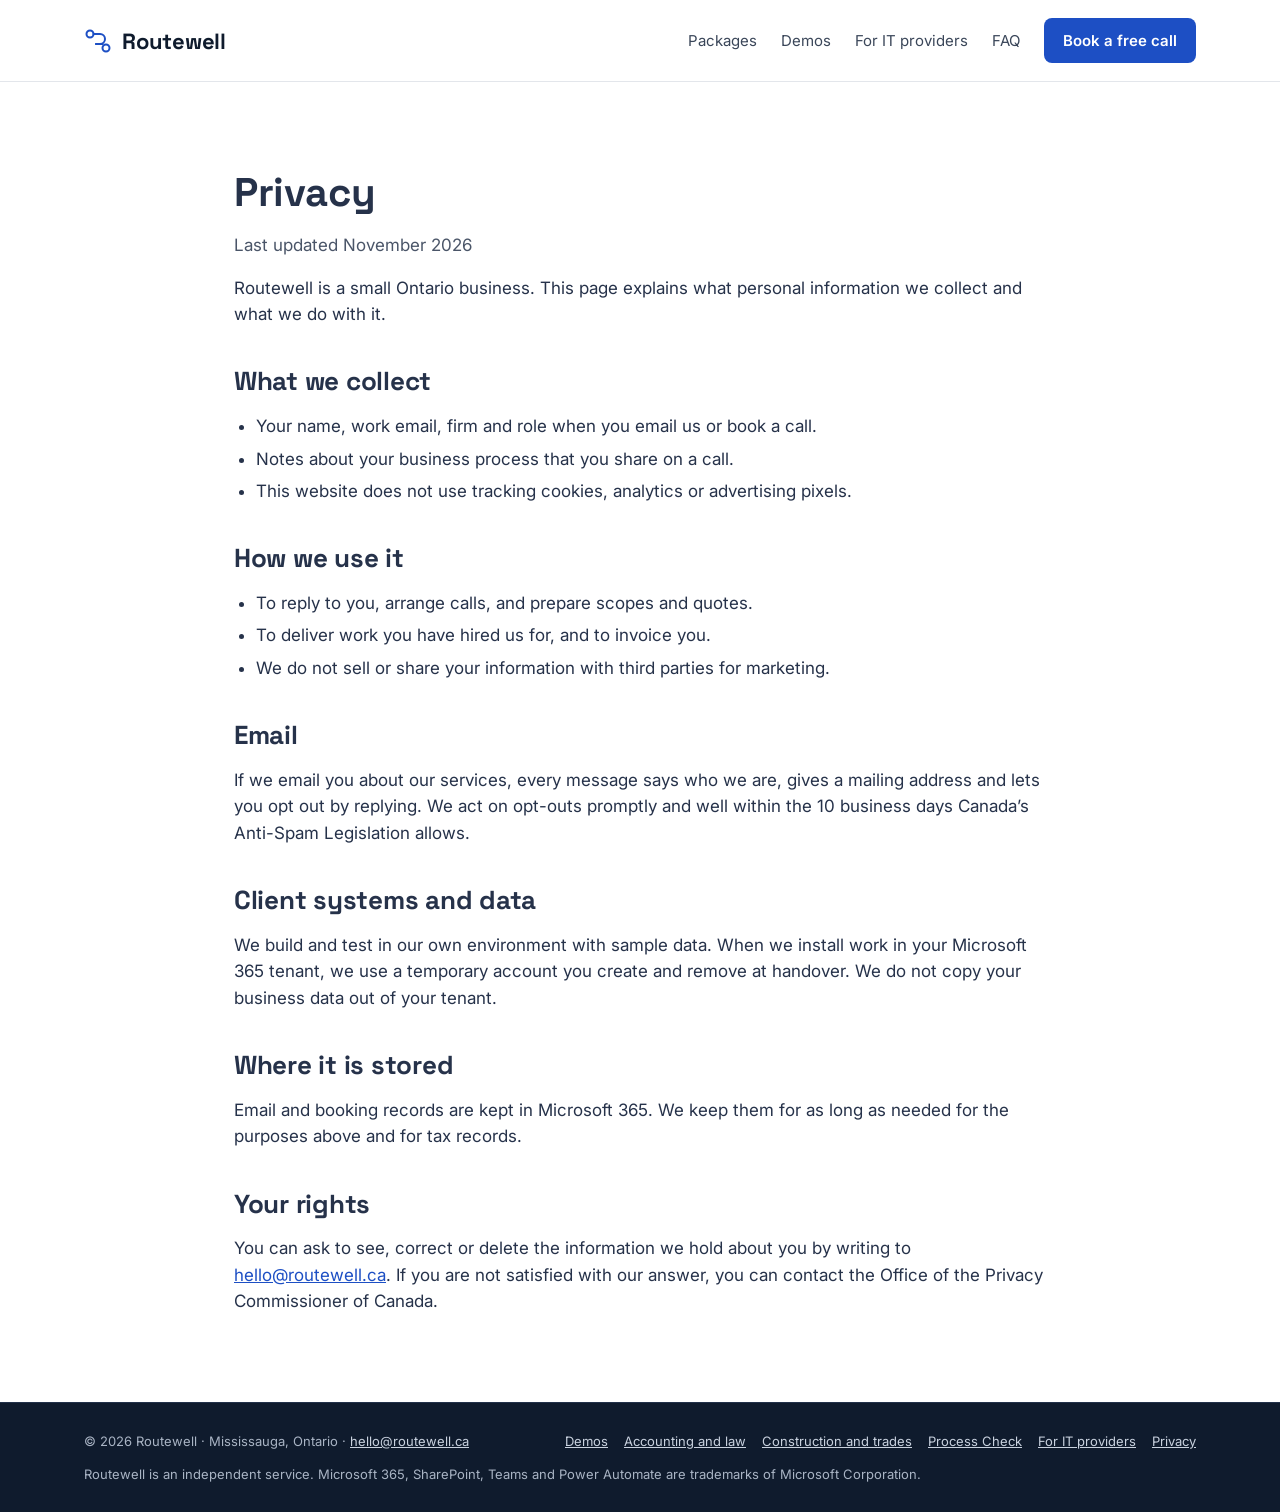
<file: privacy/index.html>
<!doctype html>
<html lang="en-CA">
<head>
<meta charset="utf-8">
<meta name="viewport" content="width=device-width, initial-scale=1">
<title>Privacy · Routewell</title>
<meta name="description" content="How Routewell handles the personal information you share with us.">
<link rel="canonical" href="https://routewell.ca/privacy/">
<meta property="og:title" content="Privacy · Routewell">
<meta property="og:description" content="How Routewell handles the personal information you share with us.">
<meta property="og:url" content="https://routewell.ca/privacy/">
<meta property="og:type" content="website">
<meta property="og:image" content="https://routewell.ca/assets/og.png">
<meta property="og:image:width" content="1200">
<meta property="og:image:height" content="630">
<meta property="og:site_name" content="Routewell">
<meta property="og:locale" content="en_CA">
<meta name="twitter:card" content="summary_large_image">
<meta name="theme-color" content="#1D4FC4">
<link rel="icon" href="/assets/favicon-32.png" sizes="32x32" type="image/png">
<link rel="apple-touch-icon" href="/assets/apple-touch-icon.png">
<link rel="manifest" href="/site.webmanifest">
<script>document.documentElement.classList.add('js')</script>
<link rel="icon" href="/assets/favicon.svg" type="image/svg+xml">
<link rel="preconnect" href="https://fonts.googleapis.com">
<link rel="preconnect" href="https://fonts.gstatic.com" crossorigin>
<link rel="stylesheet" href="https://fonts.googleapis.com/css2?family=Inter:wght@400;500;600&family=Space+Grotesk:wght@500;600;700&display=swap">
<link rel="stylesheet" href="/assets/site.css">
<script src="/assets/site.js" defer></script>
</head>
<body>
<a class="skip" href="#main">Skip to content</a>

<header class="site-header">
  <nav class="wrap site-nav" aria-label="Main">
    <a class="brand" href="/">
      <svg width="28" height="28" viewBox="0 0 28 28" fill="none" aria-hidden="true"><circle cx="6" cy="7" r="3.5" stroke="#1D4FC4" stroke-width="2"/><circle cx="22" cy="21" r="3.5" stroke="#1D4FC4" stroke-width="2"/><path d="M9.5 7H16a5 5 0 0 1 0 10h-4" stroke="#1D4FC4" stroke-width="2" stroke-linecap="round"/><path d="M12 17h6.5" stroke="#1D4FC4" stroke-width="2" stroke-linecap="round"/></svg>
      <span>Routewell</span>
    </a>
    <button class="menu-btn" type="button" aria-expanded="false" aria-controls="nav-links">
      <svg width="20" height="20" viewBox="0 0 20 20" fill="none" aria-hidden="true"><path d="M3 5h14M3 10h14M3 15h14" stroke="currentColor" stroke-width="2" stroke-linecap="round"/></svg>
      <span>Menu</span>
    </button>
    <div class="nav-links" id="nav-links">
      <a href="/#packages">Packages</a>
      <a href="/demo/">Demos</a>
      <a href="/partners/">For IT providers</a>
      <a href="/#faq">FAQ</a>
      <a class="btn btn-primary" href="/book/">Book a free call</a>
    </div>
  </nav>
</header>

<main id="main">
<section class="section white">
  <div class="wrap narrow prose">
    <h1 class="h2">Privacy</h1>
    <p class="muted">Last updated November 2026</p>
    <p>Routewell is a small Ontario business. This page explains what personal information we collect and what we do with it.</p>
    <h2>What we collect</h2>
    <ul>
      <li>Your name, work email, firm and role when you email us or book a call.</li>
      <li>Notes about your business process that you share on a call.</li>
      <li>This website does not use tracking cookies, analytics or advertising pixels.</li>
    </ul>
    <h2>How we use it</h2>
    <ul>
      <li>To reply to you, arrange calls, and prepare scopes and quotes.</li>
      <li>To deliver work you have hired us for, and to invoice you.</li>
      <li>We do not sell or share your information with third parties for marketing.</li>
    </ul>
    <h2>Email</h2>
    <p>If we email you about our services, every message says who we are, gives a mailing address and lets you opt out by replying. We act on opt-outs promptly and well within the 10 business days Canada’s Anti-Spam Legislation allows.</p>
    <h2>Client systems and data</h2>
    <p>We build and test in our own environment with sample data. When we install work in your Microsoft 365 tenant, we use a temporary account you create and remove at handover. We do not copy your business data out of your tenant.</p>
    <h2>Where it is stored</h2>
    <p>Email and booking records are kept in Microsoft 365. We keep them for as long as needed for the purposes above and for tax records.</p>
    <h2>Your rights</h2>
    <p>You can ask to see, correct or delete the information we hold about you by writing to <a href="mailto:hello@routewell.ca">hello@routewell.ca</a>. If you are not satisfied with our answer, you can contact the Office of the Privacy Commissioner of Canada.</p>
  </div>
</section>

</main>

<footer class="site-footer">
  <div class="wrap">
    <p>© 2026 Routewell · Mississauga, Ontario · <a href="mailto:hello@routewell.ca">hello@routewell.ca</a></p>
    <div class="footer-links"><a href="/demo/">Demos</a><a href="/industries/accounting-law/">Accounting and law</a><a href="/industries/construction-trades/">Construction and trades</a><a href="/process-check/">Process Check</a><a href="/partners/">For IT providers</a><a href="/privacy/">Privacy</a></div>
    <p style="flex-basis:100%">Routewell is an independent service. Microsoft 365, SharePoint, Teams and Power Automate are trademarks of Microsoft Corporation.</p>
  </div>
</footer>
</body>
</html>
</file>
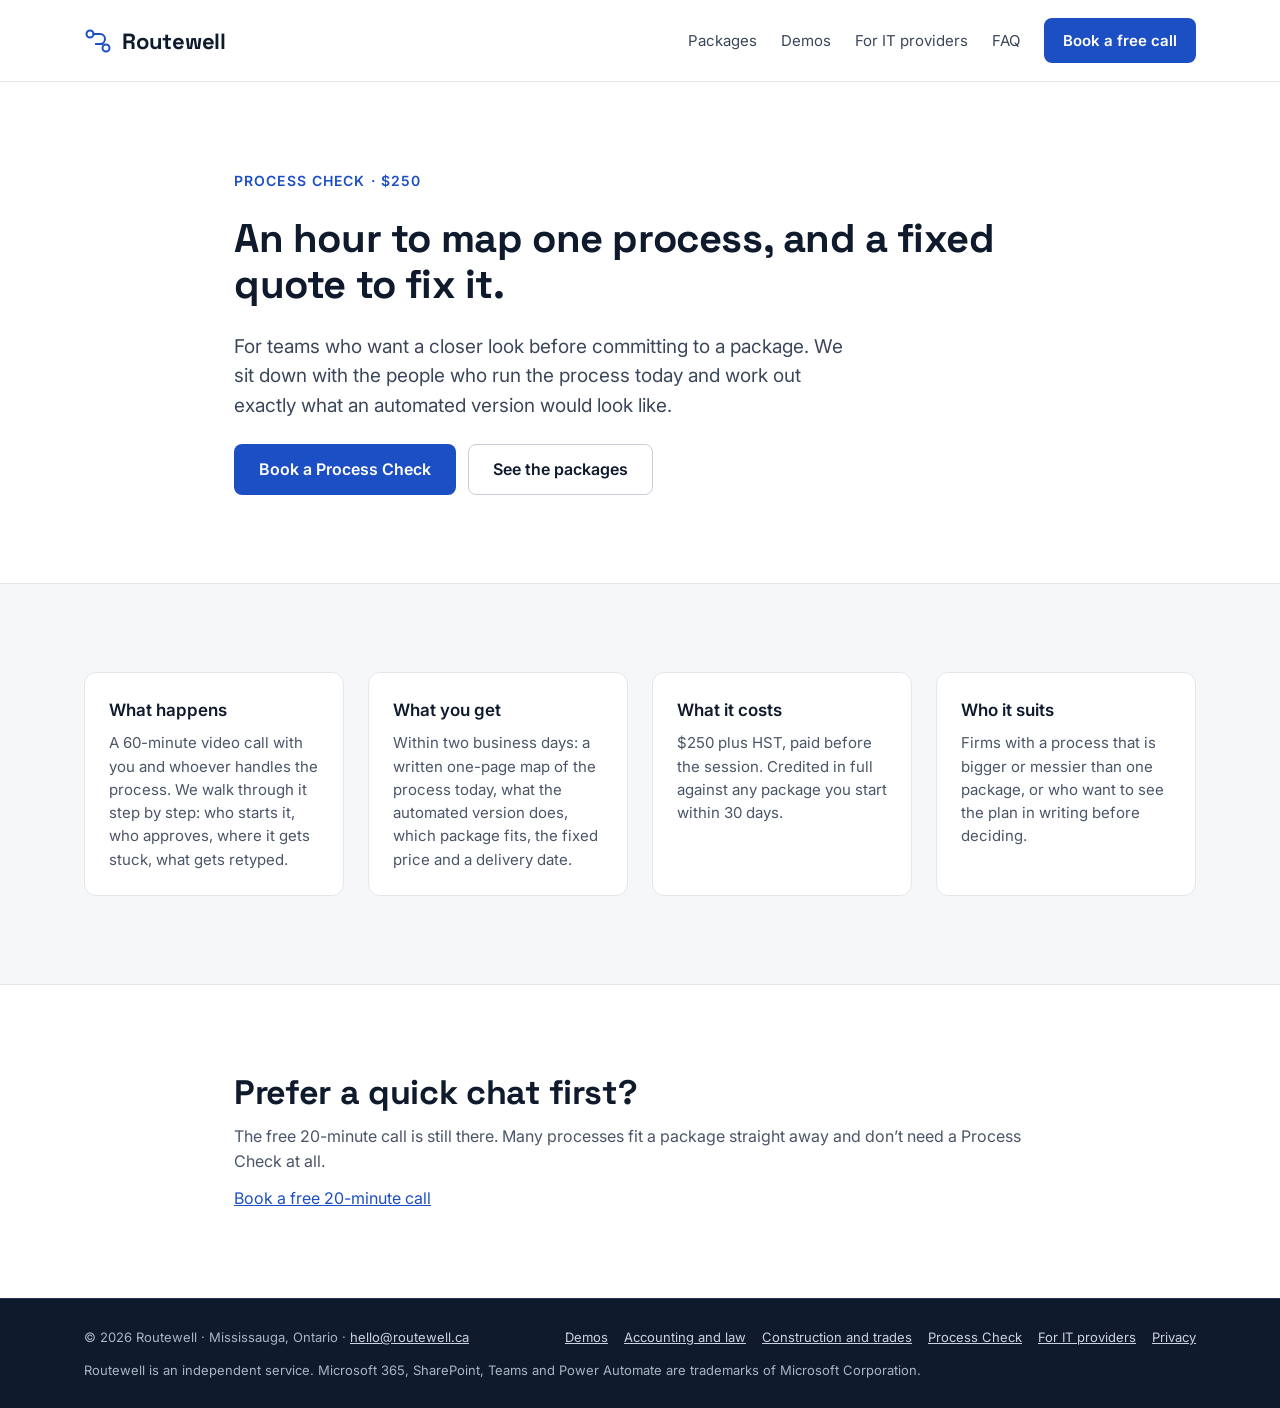
<file: process-check/index.html>
<!doctype html>
<html lang="en-CA">
<head>
<meta charset="utf-8">
<meta name="viewport" content="width=device-width, initial-scale=1">
<title>Process Check · Routewell</title>
<meta name="description" content="A 60-minute paid session for $250 that maps one manual process and ends with a written scope and fixed quote, credited in full if you go ahead.">
<link rel="canonical" href="https://routewell.ca/process-check/">
<meta property="og:title" content="Process Check · Routewell">
<meta property="og:description" content="A 60-minute paid session for $250 that maps one manual process and ends with a written scope and fixed quote, credited in full if you go ahead.">
<meta property="og:url" content="https://routewell.ca/process-check/">
<meta property="og:type" content="website">
<meta property="og:image" content="https://routewell.ca/assets/og.png">
<meta property="og:image:width" content="1200">
<meta property="og:image:height" content="630">
<meta property="og:site_name" content="Routewell">
<meta property="og:locale" content="en_CA">
<meta name="twitter:card" content="summary_large_image">
<meta name="theme-color" content="#1D4FC4">
<link rel="icon" href="/assets/favicon-32.png" sizes="32x32" type="image/png">
<link rel="apple-touch-icon" href="/assets/apple-touch-icon.png">
<link rel="manifest" href="/site.webmanifest">
<script>document.documentElement.classList.add('js')</script>
<link rel="icon" href="/assets/favicon.svg" type="image/svg+xml">
<link rel="preconnect" href="https://fonts.googleapis.com">
<link rel="preconnect" href="https://fonts.gstatic.com" crossorigin>
<link rel="stylesheet" href="https://fonts.googleapis.com/css2?family=Inter:wght@400;500;600&family=Space+Grotesk:wght@500;600;700&display=swap">
<link rel="stylesheet" href="/assets/site.css">
<script src="/assets/site.js" defer></script>
</head>
<body>
<a class="skip" href="#main">Skip to content</a>

<header class="site-header">
  <nav class="wrap site-nav" aria-label="Main">
    <a class="brand" href="/">
      <svg width="28" height="28" viewBox="0 0 28 28" fill="none" aria-hidden="true"><circle cx="6" cy="7" r="3.5" stroke="#1D4FC4" stroke-width="2"/><circle cx="22" cy="21" r="3.5" stroke="#1D4FC4" stroke-width="2"/><path d="M9.5 7H16a5 5 0 0 1 0 10h-4" stroke="#1D4FC4" stroke-width="2" stroke-linecap="round"/><path d="M12 17h6.5" stroke="#1D4FC4" stroke-width="2" stroke-linecap="round"/></svg>
      <span>Routewell</span>
    </a>
    <button class="menu-btn" type="button" aria-expanded="false" aria-controls="nav-links">
      <svg width="20" height="20" viewBox="0 0 20 20" fill="none" aria-hidden="true"><path d="M3 5h14M3 10h14M3 15h14" stroke="currentColor" stroke-width="2" stroke-linecap="round"/></svg>
      <span>Menu</span>
    </button>
    <div class="nav-links" id="nav-links">
      <a href="/#packages">Packages</a>
      <a href="/demo/">Demos</a>
      <a href="/partners/">For IT providers</a>
      <a href="/#faq">FAQ</a>
      <a class="btn btn-primary" href="/book/">Book a free call</a>
    </div>
  </nav>
</header>

<main id="main">
<section class="section white">
  <div class="wrap narrow stack">
    <p class="eyebrow">Process Check · $250</p>
    <h1 class="h2">An hour to map one process, and a fixed quote to fix it.</h1>
    <p class="lead">For teams who want a closer look before committing to a package. We sit down with the people who run the process today and work out exactly what an automated version would look like.</p>
    <div class="btn-row"><a class="btn btn-primary" href="/book/?package=process-check">Book a Process Check</a><a class="btn btn-outline" href="/#packages">See the packages</a></div>
  </div>
</section>
<section class="section bordered">
  <div class="wrap grid" style="gap:24px">
    <div class="card"><p class="q">What happens</p><p class="a">A 60-minute video call with you and whoever handles the process. We walk through it step by step: who starts it, who approves, where it gets stuck, what gets retyped.</p></div>
    <div class="card"><p class="q">What you get</p><p class="a">Within two business days: a written one-page map of the process today, what the automated version does, which package fits, the fixed price and a delivery date.</p></div>
    <div class="card"><p class="q">What it costs</p><p class="a">$250 plus HST, paid before the session. Credited in full against any package you start within 30 days.</p></div>
    <div class="card"><p class="q">Who it suits</p><p class="a">Firms with a process that is bigger or messier than one package, or who want to see the plan in writing before deciding.</p></div>
  </div>
</section>
<section class="section white bordered">
  <div class="wrap narrow stack-sm">
    <h2 class="h2-sm">Prefer a quick chat first?</h2>
    <p class="muted">The free 20-minute call is still there. Many processes fit a package straight away and don’t need a Process Check at all.</p>
    <p><a href="/book/">Book a free 20-minute call</a></p>
  </div>
</section>

</main>

<footer class="site-footer">
  <div class="wrap">
    <p>© 2026 Routewell · Mississauga, Ontario · <a href="mailto:hello@routewell.ca">hello@routewell.ca</a></p>
    <div class="footer-links"><a href="/demo/">Demos</a><a href="/industries/accounting-law/">Accounting and law</a><a href="/industries/construction-trades/">Construction and trades</a><a href="/process-check/">Process Check</a><a href="/partners/">For IT providers</a><a href="/privacy/">Privacy</a></div>
    <p style="flex-basis:100%">Routewell is an independent service. Microsoft 365, SharePoint, Teams and Power Automate are trademarks of Microsoft Corporation.</p>
  </div>
</footer>
</body>
</html>
</file>
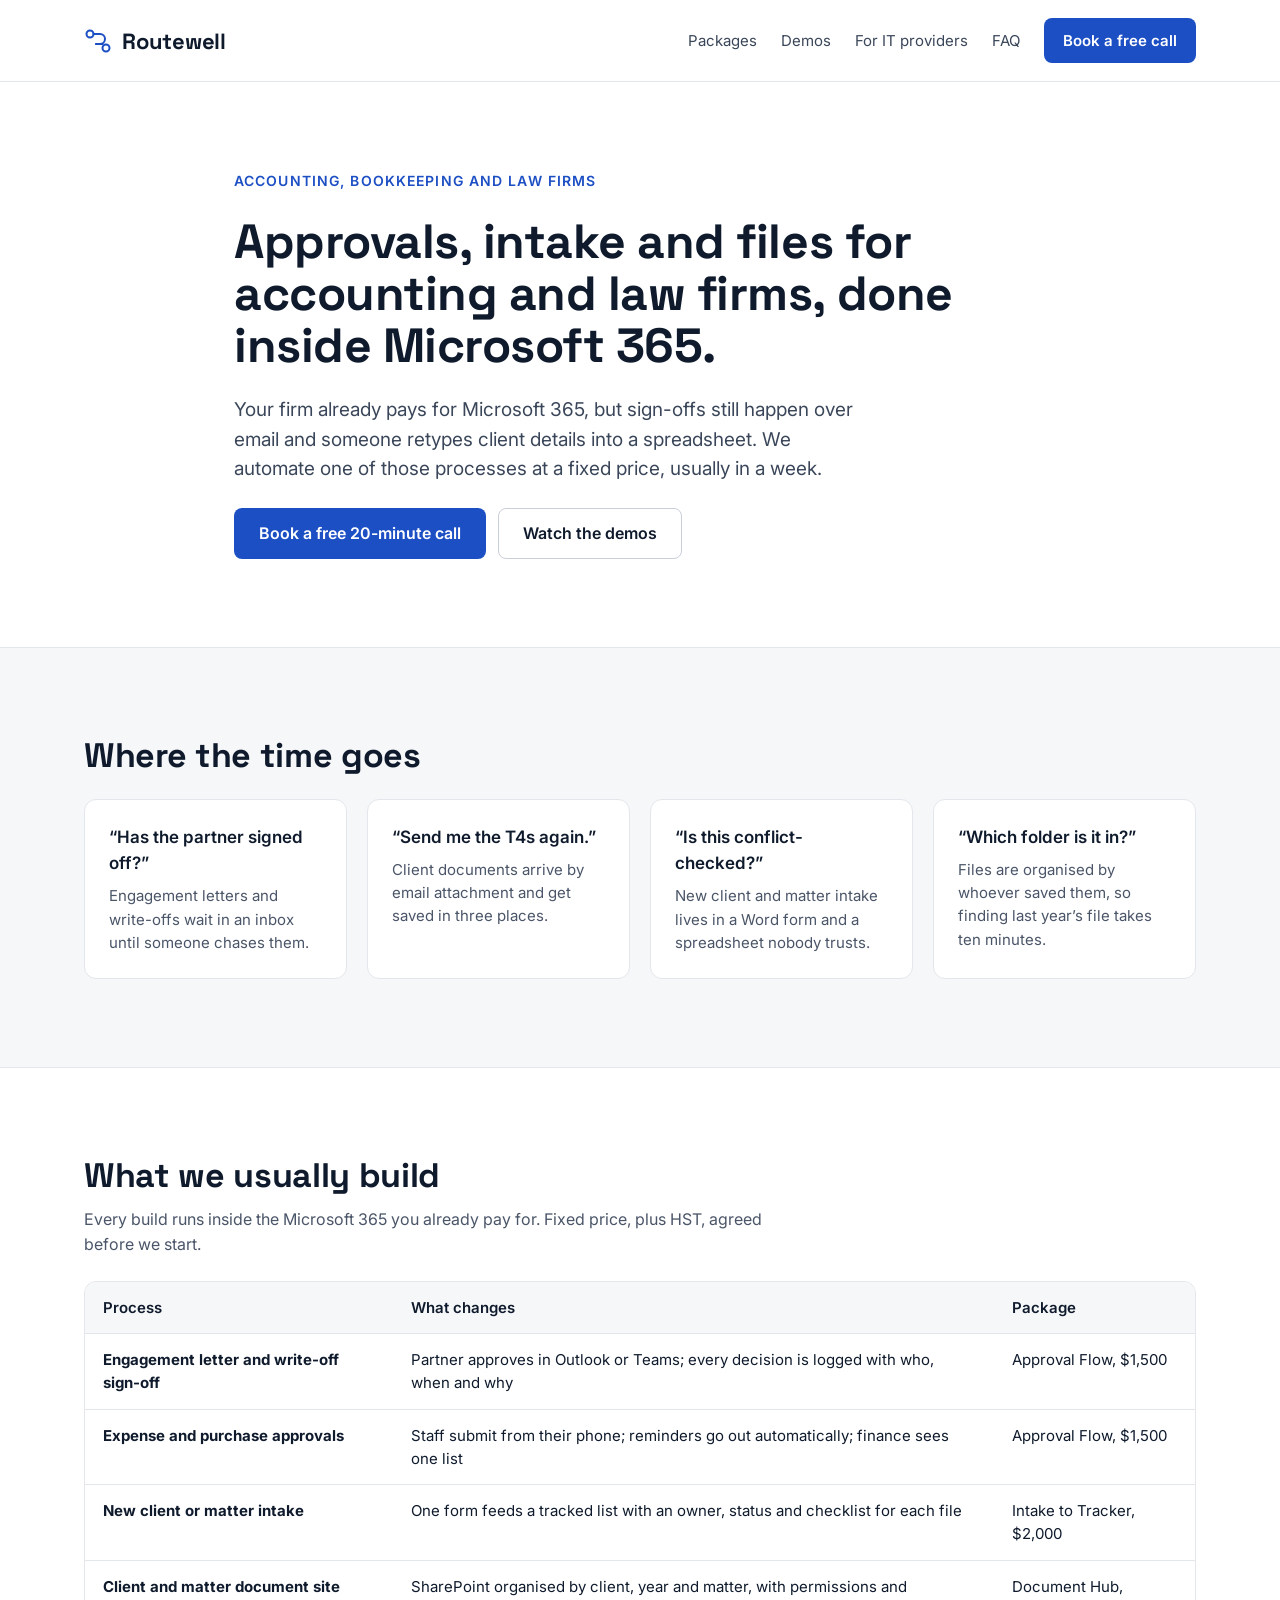
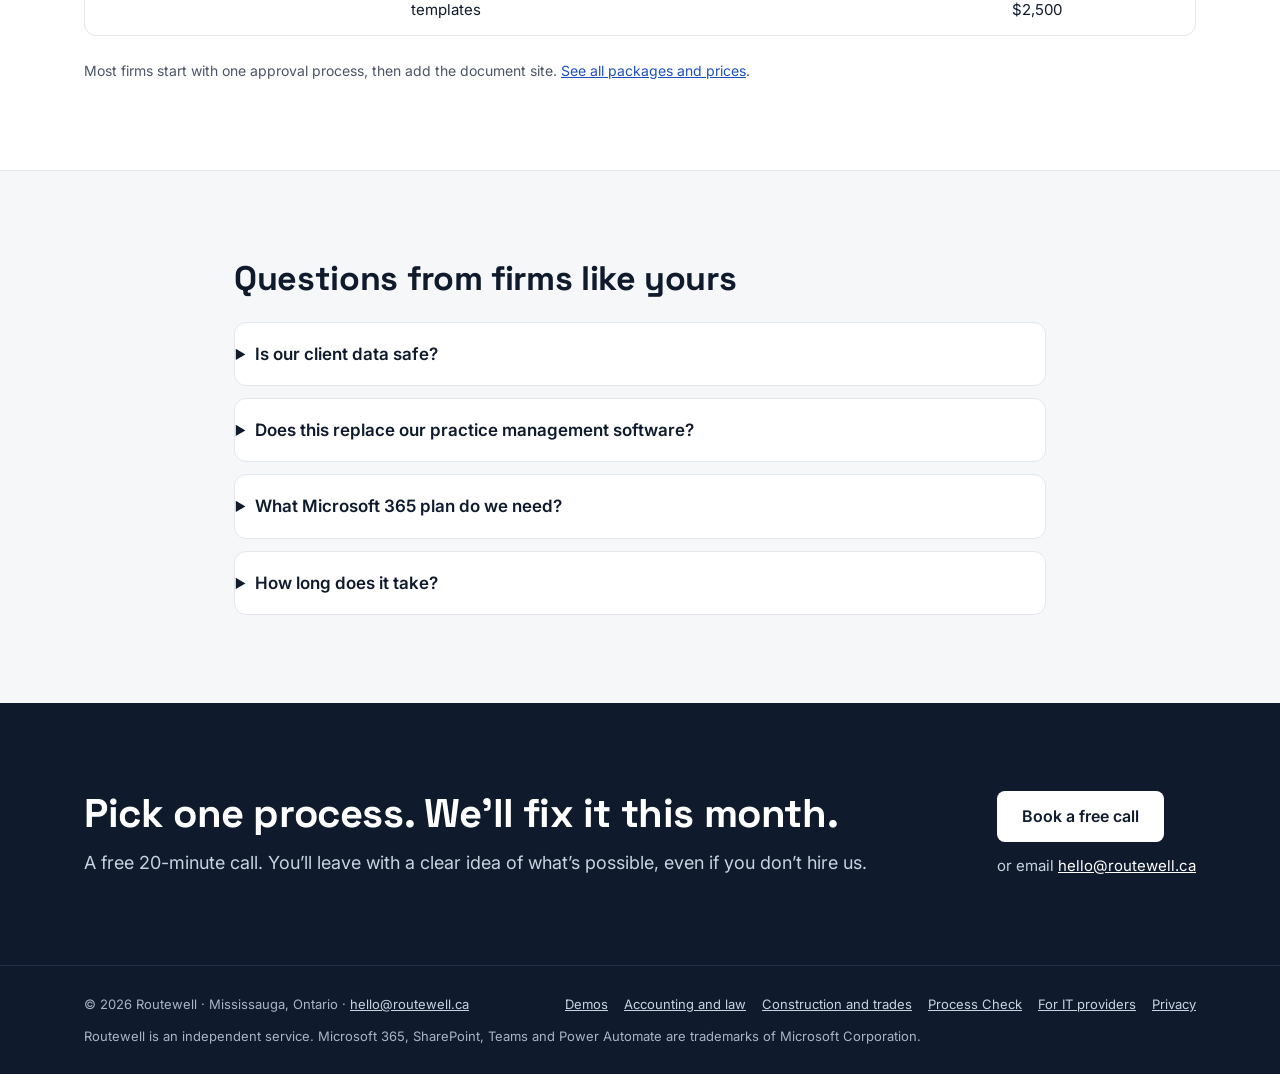
<file: industries/accounting-law/index.html>
<!doctype html>
<html lang="en-CA">
<head>
<meta charset="utf-8">
<meta name="viewport" content="width=device-width, initial-scale=1">
<title>Microsoft 365 automation for accounting and law firms · Routewell</title>
<meta name="description" content="Fixed-price SharePoint and Power Automate builds for accounting, bookkeeping and law firms in Mississauga, Oakville and the GTA: approvals, client intake and document sites.">
<link rel="canonical" href="https://routewell.ca/industries/accounting-law/">
<meta property="og:title" content="Microsoft 365 automation for accounting and law firms · Routewell">
<meta property="og:description" content="Fixed-price SharePoint and Power Automate builds for accounting, bookkeeping and law firms in Mississauga, Oakville and the GTA: approvals, client intake and document sites.">
<meta property="og:url" content="https://routewell.ca/industries/accounting-law/">
<meta property="og:type" content="website">
<meta property="og:image" content="https://routewell.ca/assets/og.png">
<meta property="og:image:width" content="1200">
<meta property="og:image:height" content="630">
<meta property="og:site_name" content="Routewell">
<meta property="og:locale" content="en_CA">
<meta name="twitter:card" content="summary_large_image">
<meta name="theme-color" content="#1D4FC4">
<link rel="icon" href="/assets/favicon-32.png" sizes="32x32" type="image/png">
<link rel="apple-touch-icon" href="/assets/apple-touch-icon.png">
<link rel="manifest" href="/site.webmanifest">
<script>document.documentElement.classList.add('js')</script>
<link rel="icon" href="/assets/favicon.svg" type="image/svg+xml">
<link rel="preconnect" href="https://fonts.googleapis.com">
<link rel="preconnect" href="https://fonts.gstatic.com" crossorigin>
<link rel="stylesheet" href="https://fonts.googleapis.com/css2?family=Inter:wght@400;500;600&family=Space+Grotesk:wght@500;600;700&display=swap">
<link rel="stylesheet" href="/assets/site.css">
<script src="/assets/site.js" defer></script>
<script type="application/ld+json">
[
 {
  "@context": "https://schema.org",
  "@type": "Service",
  "name": "Approvals, intake and files for accounting and law firms, done inside Microsoft 365.",
  "serviceType": "Microsoft 365 automation",
  "provider": {
   "@id": "https://routewell.ca/#business"
  },
  "areaServed": "Ontario, Canada",
  "url": "https://routewell.ca/industries/accounting-law/",
  "description": "Fixed-price SharePoint and Power Automate builds for accounting, bookkeeping and law firms in Mississauga, Oakville and the GTA: approvals, client intake and document sites."
 },
 {
  "@context": "https://schema.org",
  "@type": "BreadcrumbList",
  "itemListElement": [
   {
    "@type": "ListItem",
    "position": 1,
    "name": "Home",
    "item": "https://routewell.ca/"
   },
   {
    "@type": "ListItem",
    "position": 2,
    "name": "Accounting, bookkeeping and law firms",
    "item": "https://routewell.ca/industries/accounting-law/"
   }
  ]
 },
 {
  "@context": "https://schema.org",
  "@type": "FAQPage",
  "mainEntity": [
   {
    "@type": "Question",
    "name": "Is our client data safe?",
    "acceptedAnswer": {
     "@type": "Answer",
     "text": "Everything stays in your own Microsoft 365 tenant. We build and test with sample data in our environment, then install using a temporary account you create and remove at handover. We never copy client files out."
    }
   },
   {
    "@type": "Question",
    "name": "Does this replace our practice management software?",
    "acceptedAnswer": {
     "@type": "Answer",
     "text": "No. It handles the internal processes your practice software doesn’t: approvals, intake checklists and shared files. It can sit alongside it."
    }
   },
   {
    "@type": "Question",
    "name": "What Microsoft 365 plan do we need?",
    "acceptedAnswer": {
     "@type": "Answer",
     "text": "Business Standard or higher, which most firms already have. We check on the first call."
    }
   },
   {
    "@type": "Question",
    "name": "How long does it take?",
    "acceptedAnswer": {
     "@type": "Answer",
     "text": "Five to ten business days depending on the package, with a working demo before anything touches your live system."
    }
   }
  ]
 }
]
</script>
</head>
<body>
<a class="skip" href="#main">Skip to content</a>

<header class="site-header">
  <nav class="wrap site-nav" aria-label="Main">
    <a class="brand" href="/">
      <svg width="28" height="28" viewBox="0 0 28 28" fill="none" aria-hidden="true"><circle cx="6" cy="7" r="3.5" stroke="#1D4FC4" stroke-width="2"/><circle cx="22" cy="21" r="3.5" stroke="#1D4FC4" stroke-width="2"/><path d="M9.5 7H16a5 5 0 0 1 0 10h-4" stroke="#1D4FC4" stroke-width="2" stroke-linecap="round"/><path d="M12 17h6.5" stroke="#1D4FC4" stroke-width="2" stroke-linecap="round"/></svg>
      <span>Routewell</span>
    </a>
    <button class="menu-btn" type="button" aria-expanded="false" aria-controls="nav-links">
      <svg width="20" height="20" viewBox="0 0 20 20" fill="none" aria-hidden="true"><path d="M3 5h14M3 10h14M3 15h14" stroke="currentColor" stroke-width="2" stroke-linecap="round"/></svg>
      <span>Menu</span>
    </button>
    <div class="nav-links" id="nav-links">
      <a href="/#packages">Packages</a>
      <a href="/demo/">Demos</a>
      <a href="/partners/">For IT providers</a>
      <a href="/#faq">FAQ</a>
      <a class="btn btn-primary" href="/book/">Book a free call</a>
    </div>
  </nav>
</header>

<main id="main">
<section class="hero">
  <div class="wrap narrow stack" style="padding-top:88px;padding-bottom:88px">
    <p class="eyebrow">Accounting, bookkeeping and law firms</p>
    <h1 class="h2" style="font-size:48px;line-height:1.08">Approvals, intake and files for accounting and law firms, done inside Microsoft 365.</h1>
    <p class="lead">Your firm already pays for Microsoft 365, but sign-offs still happen over email and someone retypes client details into a spreadsheet. We automate one of those processes at a fixed price, usually in a week.</p>
    <div class="btn-row"><a class="btn btn-primary" href="/book/">Book a free 20-minute call</a><a class="btn btn-outline" href="/demo/">Watch the demos</a></div>
  </div>
</section>

<section class="section bordered" aria-labelledby="pain-h">
  <div class="wrap stack">
    <h2 id="pain-h" class="h2-sm">Where the time goes</h2>
    <div class="grid"><div class="card"><p class="q">“Has the partner signed off?”</p><p class="a">Engagement letters and write-offs wait in an inbox until someone chases them.</p></div><div class="card"><p class="q">“Send me the T4s again.”</p><p class="a">Client documents arrive by email attachment and get saved in three places.</p></div><div class="card"><p class="q">“Is this conflict-checked?”</p><p class="a">New client and matter intake lives in a Word form and a spreadsheet nobody trusts.</p></div><div class="card"><p class="q">“Which folder is it in?”</p><p class="a">Files are organised by whoever saved them, so finding last year’s file takes ten minutes.</p></div></div>
  </div>
</section>

<section class="section white bordered" aria-labelledby="build-h">
  <div class="wrap stack">
    <div class="stack-sm" style="max-width:720px">
      <h2 id="build-h" class="h2-sm">What we usually build</h2>
      <p class="muted">Every build runs inside the Microsoft 365 you already pay for. Fixed price, plus HST, agreed before we start.</p>
    </div>
    <div class="table-box"><table>
      <thead><tr><th scope="col">Process</th><th scope="col">What changes</th><th scope="col">Package</th></tr></thead>
      <tbody><tr><td><strong>Engagement letter and write-off sign-off</strong></td><td>Partner approves in Outlook or Teams; every decision is logged with who, when and why</td><td>Approval Flow, $1,500</td></tr><tr><td><strong>Expense and purchase approvals</strong></td><td>Staff submit from their phone; reminders go out automatically; finance sees one list</td><td>Approval Flow, $1,500</td></tr><tr><td><strong>New client or matter intake</strong></td><td>One form feeds a tracked list with an owner, status and checklist for each file</td><td>Intake to Tracker, $2,000</td></tr><tr><td><strong>Client and matter document site</strong></td><td>SharePoint organised by client, year and matter, with permissions and templates</td><td>Document Hub, $2,500</td></tr></tbody>
    </table></div>
    <p class="small muted">Most firms start with one approval process, then add the document site. <a href="/#packages">See all packages and prices</a>.</p>
  </div>
</section>

<section class="section bordered" aria-labelledby="faq-h">
  <div class="wrap narrow stack">
    <h2 id="faq-h" class="h2-sm">Questions from firms like yours</h2>
    <div class="faq"><details><summary>Is our client data safe?</summary><p>Everything stays in your own Microsoft 365 tenant. We build and test with sample data in our environment, then install using a temporary account you create and remove at handover. We never copy client files out.</p></details><details><summary>Does this replace our practice management software?</summary><p>No. It handles the internal processes your practice software doesn’t: approvals, intake checklists and shared files. It can sit alongside it.</p></details><details><summary>What Microsoft 365 plan do we need?</summary><p>Business Standard or higher, which most firms already have. We check on the first call.</p></details><details><summary>How long does it take?</summary><p>Five to ten business days depending on the package, with a working demo before anything touches your live system.</p></details></div>
  </div>
</section>

<section class="cta" aria-labelledby="book-h">
  <div class="wrap">
    <div class="cta-copy">
      <h2 id="book-h">Pick one process. We’ll fix it this month.</h2>
      <p>A free 20-minute call. You’ll leave with a clear idea of what’s possible, even if you don’t hire us.</p>
    </div>
    <div class="cta-actions">
      <a class="btn btn-light" href="/book/">Book a free call</a>
      <p>or email <a href="mailto:hello@routewell.ca">hello@routewell.ca</a></p>
    </div>
  </div>
</section>
</main>

<footer class="site-footer">
  <div class="wrap">
    <p>© 2026 Routewell · Mississauga, Ontario · <a href="mailto:hello@routewell.ca">hello@routewell.ca</a></p>
    <div class="footer-links"><a href="/demo/">Demos</a><a href="/industries/accounting-law/">Accounting and law</a><a href="/industries/construction-trades/">Construction and trades</a><a href="/process-check/">Process Check</a><a href="/partners/">For IT providers</a><a href="/privacy/">Privacy</a></div>
    <p style="flex-basis:100%">Routewell is an independent service. Microsoft 365, SharePoint, Teams and Power Automate are trademarks of Microsoft Corporation.</p>
  </div>
</footer>
</body>
</html>
</file>
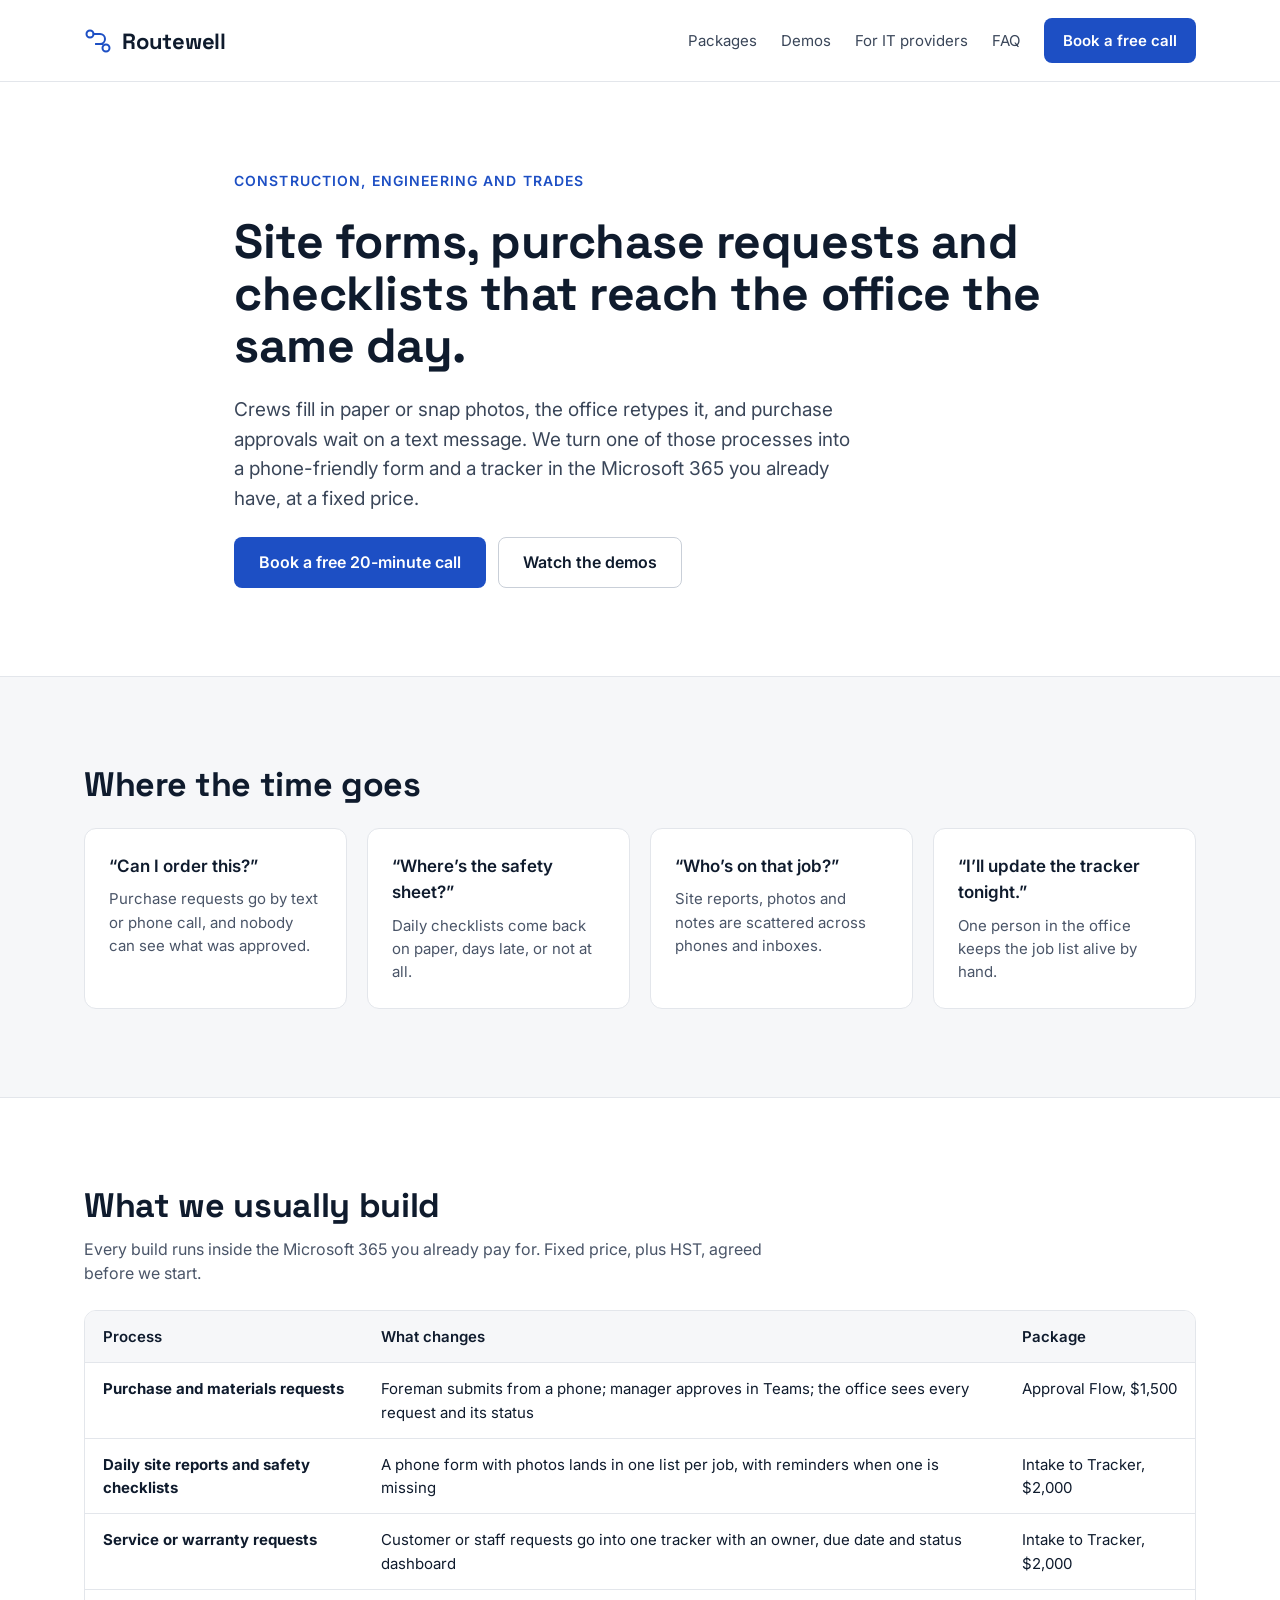
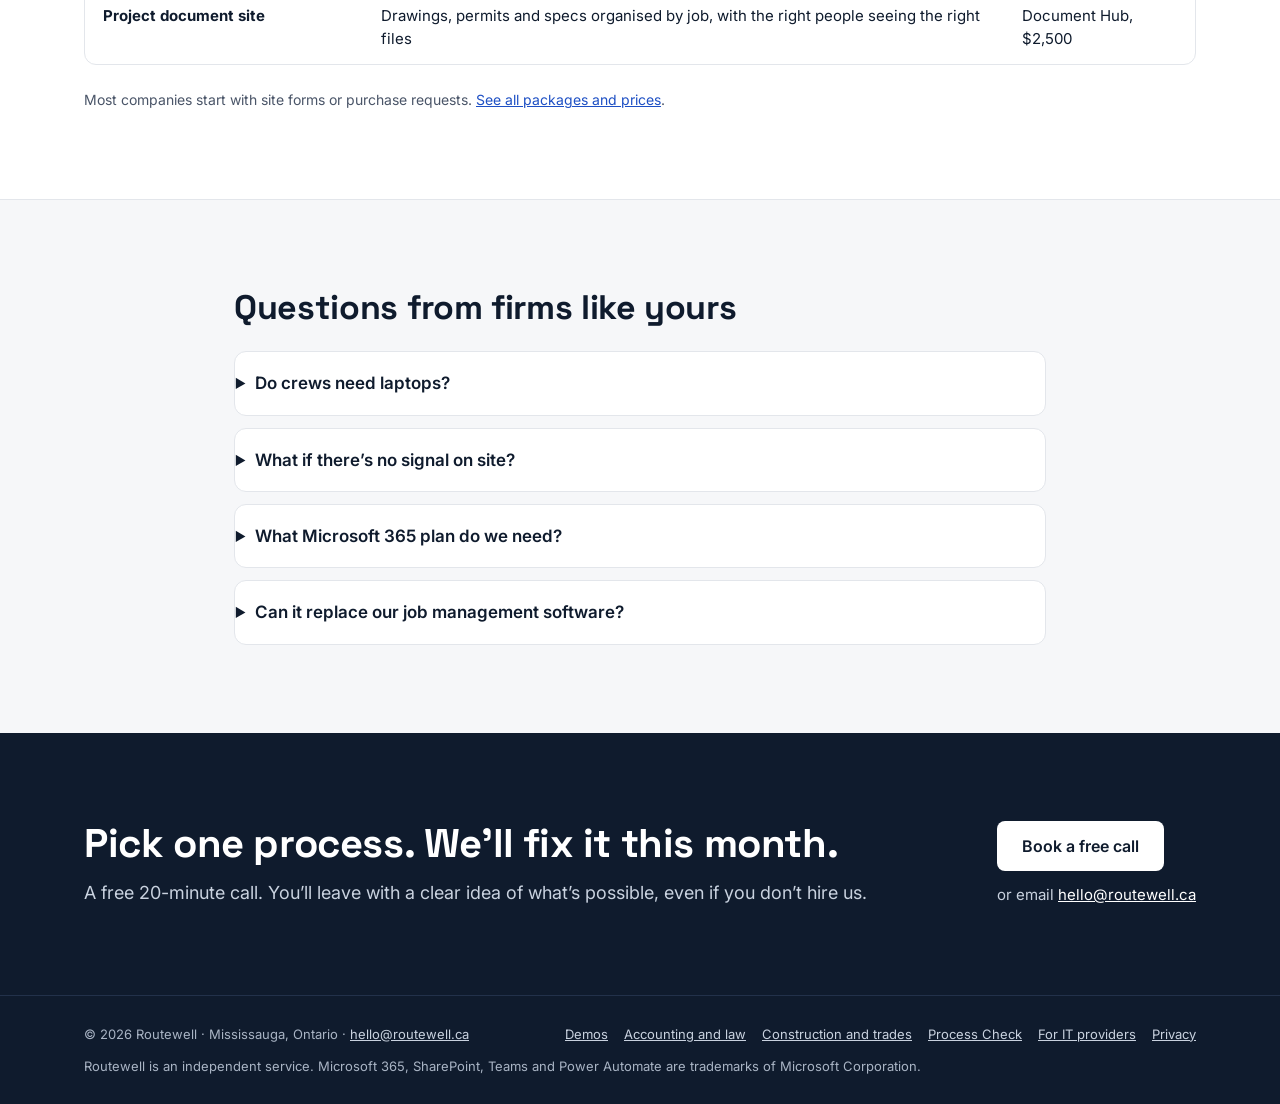
<file: industries/construction-trades/index.html>
<!doctype html>
<html lang="en-CA">
<head>
<meta charset="utf-8">
<meta name="viewport" content="width=device-width, initial-scale=1">
<title>Microsoft 365 automation for construction, engineering and trades · Routewell</title>
<meta name="description" content="Fixed-price Power Automate and SharePoint builds for construction, engineering and trades companies in Ontario: purchase requests, site forms, safety checklists and trackers.">
<link rel="canonical" href="https://routewell.ca/industries/construction-trades/">
<meta property="og:title" content="Microsoft 365 automation for construction, engineering and trades · Routewell">
<meta property="og:description" content="Fixed-price Power Automate and SharePoint builds for construction, engineering and trades companies in Ontario: purchase requests, site forms, safety checklists and trackers.">
<meta property="og:url" content="https://routewell.ca/industries/construction-trades/">
<meta property="og:type" content="website">
<meta property="og:image" content="https://routewell.ca/assets/og.png">
<meta property="og:image:width" content="1200">
<meta property="og:image:height" content="630">
<meta property="og:site_name" content="Routewell">
<meta property="og:locale" content="en_CA">
<meta name="twitter:card" content="summary_large_image">
<meta name="theme-color" content="#1D4FC4">
<link rel="icon" href="/assets/favicon-32.png" sizes="32x32" type="image/png">
<link rel="apple-touch-icon" href="/assets/apple-touch-icon.png">
<link rel="manifest" href="/site.webmanifest">
<script>document.documentElement.classList.add('js')</script>
<link rel="icon" href="/assets/favicon.svg" type="image/svg+xml">
<link rel="preconnect" href="https://fonts.googleapis.com">
<link rel="preconnect" href="https://fonts.gstatic.com" crossorigin>
<link rel="stylesheet" href="https://fonts.googleapis.com/css2?family=Inter:wght@400;500;600&family=Space+Grotesk:wght@500;600;700&display=swap">
<link rel="stylesheet" href="/assets/site.css">
<script src="/assets/site.js" defer></script>
<script type="application/ld+json">
[
 {
  "@context": "https://schema.org",
  "@type": "Service",
  "name": "Site forms, purchase requests and checklists that reach the office the same day.",
  "serviceType": "Microsoft 365 automation",
  "provider": {
   "@id": "https://routewell.ca/#business"
  },
  "areaServed": "Ontario, Canada",
  "url": "https://routewell.ca/industries/construction-trades/",
  "description": "Fixed-price Power Automate and SharePoint builds for construction, engineering and trades companies in Ontario: purchase requests, site forms, safety checklists and trackers."
 },
 {
  "@context": "https://schema.org",
  "@type": "BreadcrumbList",
  "itemListElement": [
   {
    "@type": "ListItem",
    "position": 1,
    "name": "Home",
    "item": "https://routewell.ca/"
   },
   {
    "@type": "ListItem",
    "position": 2,
    "name": "Construction, engineering and trades",
    "item": "https://routewell.ca/industries/construction-trades/"
   }
  ]
 },
 {
  "@context": "https://schema.org",
  "@type": "FAQPage",
  "mainEntity": [
   {
    "@type": "Question",
    "name": "Do crews need laptops?",
    "acceptedAnswer": {
     "@type": "Answer",
     "text": "No. Forms work in a phone browser or the Microsoft Teams app, and photos attach straight from the camera."
    }
   },
   {
    "@type": "Question",
    "name": "What if there’s no signal on site?",
    "acceptedAnswer": {
     "@type": "Answer",
     "text": "The form can be filled in when the phone is back in range. For fully offline use we check options on the call."
    }
   },
   {
    "@type": "Question",
    "name": "What Microsoft 365 plan do we need?",
    "acceptedAnswer": {
     "@type": "Answer",
     "text": "Business Standard or higher for office staff. Field staff can often use lower-cost plans; we confirm on the first call."
    }
   },
   {
    "@type": "Question",
    "name": "Can it replace our job management software?",
    "acceptedAnswer": {
     "@type": "Answer",
     "text": "It’s meant for the gaps around it: forms, approvals and checklists that still run on paper. It can sit alongside what you use."
    }
   }
  ]
 }
]
</script>
</head>
<body>
<a class="skip" href="#main">Skip to content</a>

<header class="site-header">
  <nav class="wrap site-nav" aria-label="Main">
    <a class="brand" href="/">
      <svg width="28" height="28" viewBox="0 0 28 28" fill="none" aria-hidden="true"><circle cx="6" cy="7" r="3.5" stroke="#1D4FC4" stroke-width="2"/><circle cx="22" cy="21" r="3.5" stroke="#1D4FC4" stroke-width="2"/><path d="M9.5 7H16a5 5 0 0 1 0 10h-4" stroke="#1D4FC4" stroke-width="2" stroke-linecap="round"/><path d="M12 17h6.5" stroke="#1D4FC4" stroke-width="2" stroke-linecap="round"/></svg>
      <span>Routewell</span>
    </a>
    <button class="menu-btn" type="button" aria-expanded="false" aria-controls="nav-links">
      <svg width="20" height="20" viewBox="0 0 20 20" fill="none" aria-hidden="true"><path d="M3 5h14M3 10h14M3 15h14" stroke="currentColor" stroke-width="2" stroke-linecap="round"/></svg>
      <span>Menu</span>
    </button>
    <div class="nav-links" id="nav-links">
      <a href="/#packages">Packages</a>
      <a href="/demo/">Demos</a>
      <a href="/partners/">For IT providers</a>
      <a href="/#faq">FAQ</a>
      <a class="btn btn-primary" href="/book/">Book a free call</a>
    </div>
  </nav>
</header>

<main id="main">
<section class="hero">
  <div class="wrap narrow stack" style="padding-top:88px;padding-bottom:88px">
    <p class="eyebrow">Construction, engineering and trades</p>
    <h1 class="h2" style="font-size:48px;line-height:1.08">Site forms, purchase requests and checklists that reach the office the same day.</h1>
    <p class="lead">Crews fill in paper or snap photos, the office retypes it, and purchase approvals wait on a text message. We turn one of those processes into a phone-friendly form and a tracker in the Microsoft 365 you already have, at a fixed price.</p>
    <div class="btn-row"><a class="btn btn-primary" href="/book/">Book a free 20-minute call</a><a class="btn btn-outline" href="/demo/">Watch the demos</a></div>
  </div>
</section>

<section class="section bordered" aria-labelledby="pain-h">
  <div class="wrap stack">
    <h2 id="pain-h" class="h2-sm">Where the time goes</h2>
    <div class="grid"><div class="card"><p class="q">“Can I order this?”</p><p class="a">Purchase requests go by text or phone call, and nobody can see what was approved.</p></div><div class="card"><p class="q">“Where’s the safety sheet?”</p><p class="a">Daily checklists come back on paper, days late, or not at all.</p></div><div class="card"><p class="q">“Who’s on that job?”</p><p class="a">Site reports, photos and notes are scattered across phones and inboxes.</p></div><div class="card"><p class="q">“I’ll update the tracker tonight.”</p><p class="a">One person in the office keeps the job list alive by hand.</p></div></div>
  </div>
</section>

<section class="section white bordered" aria-labelledby="build-h">
  <div class="wrap stack">
    <div class="stack-sm" style="max-width:720px">
      <h2 id="build-h" class="h2-sm">What we usually build</h2>
      <p class="muted">Every build runs inside the Microsoft 365 you already pay for. Fixed price, plus HST, agreed before we start.</p>
    </div>
    <div class="table-box"><table>
      <thead><tr><th scope="col">Process</th><th scope="col">What changes</th><th scope="col">Package</th></tr></thead>
      <tbody><tr><td><strong>Purchase and materials requests</strong></td><td>Foreman submits from a phone; manager approves in Teams; the office sees every request and its status</td><td>Approval Flow, $1,500</td></tr><tr><td><strong>Daily site reports and safety checklists</strong></td><td>A phone form with photos lands in one list per job, with reminders when one is missing</td><td>Intake to Tracker, $2,000</td></tr><tr><td><strong>Service or warranty requests</strong></td><td>Customer or staff requests go into one tracker with an owner, due date and status dashboard</td><td>Intake to Tracker, $2,000</td></tr><tr><td><strong>Project document site</strong></td><td>Drawings, permits and specs organised by job, with the right people seeing the right files</td><td>Document Hub, $2,500</td></tr></tbody>
    </table></div>
    <p class="small muted">Most companies start with site forms or purchase requests. <a href="/#packages">See all packages and prices</a>.</p>
  </div>
</section>

<section class="section bordered" aria-labelledby="faq-h">
  <div class="wrap narrow stack">
    <h2 id="faq-h" class="h2-sm">Questions from firms like yours</h2>
    <div class="faq"><details><summary>Do crews need laptops?</summary><p>No. Forms work in a phone browser or the Microsoft Teams app, and photos attach straight from the camera.</p></details><details><summary>What if there’s no signal on site?</summary><p>A standard form needs a connection to submit. If your crews often work out of range, we look at an offline-capable option on the first call.</p></details><details><summary>What Microsoft 365 plan do we need?</summary><p>Business Standard or higher for office staff. Field staff can often use lower-cost plans; we confirm on the first call.</p></details><details><summary>Can it replace our job management software?</summary><p>It’s meant for the gaps around it: forms, approvals and checklists that still run on paper. It can sit alongside what you use.</p></details></div>
  </div>
</section>

<section class="cta" aria-labelledby="book-h">
  <div class="wrap">
    <div class="cta-copy">
      <h2 id="book-h">Pick one process. We’ll fix it this month.</h2>
      <p>A free 20-minute call. You’ll leave with a clear idea of what’s possible, even if you don’t hire us.</p>
    </div>
    <div class="cta-actions">
      <a class="btn btn-light" href="/book/">Book a free call</a>
      <p>or email <a href="mailto:hello@routewell.ca">hello@routewell.ca</a></p>
    </div>
  </div>
</section>
</main>

<footer class="site-footer">
  <div class="wrap">
    <p>© 2026 Routewell · Mississauga, Ontario · <a href="mailto:hello@routewell.ca">hello@routewell.ca</a></p>
    <div class="footer-links"><a href="/demo/">Demos</a><a href="/industries/accounting-law/">Accounting and law</a><a href="/industries/construction-trades/">Construction and trades</a><a href="/process-check/">Process Check</a><a href="/partners/">For IT providers</a><a href="/privacy/">Privacy</a></div>
    <p style="flex-basis:100%">Routewell is an independent service. Microsoft 365, SharePoint, Teams and Power Automate are trademarks of Microsoft Corporation.</p>
  </div>
</footer>
</body>
</html>
</file>
<file: assets/site.css>
/* Routewell site styles. No build step: edit and push. */
:root {
  --accent: #1D4FC4;
  --accent-dark: #163C96;
  --ink: #0F1B2D;
  --ink-2: #26324A;
  --muted: #3A4659;
  --muted-2: #4A5568;
  --line: #E3E6EB;
  --line-2: #D5DAE1;
  --ground: #F6F7F9;
  --card: #FFFFFF;
  --night: #0F1B2D;
  --night-text: #C9D2DF;
  --radius: 12px;
  --max: 1160px;
  --display: "Space Grotesk", Inter, system-ui, sans-serif;
}

*, *::before, *::after { box-sizing: border-box; }
html { -webkit-text-size-adjust: 100%; scroll-behavior: smooth; }
body {
  margin: 0;
  font-family: Inter, system-ui, -apple-system, "Segoe UI", sans-serif;
  color: var(--ink);
  background: var(--ground);
  line-height: 1.55;
  font-size: 16px;
}
img, video { max-width: 100%; display: block; }
a { color: var(--accent); }
a:hover { color: var(--accent-dark); }
h1, h2, h3 { font-family: var(--display); letter-spacing: -0.01em; line-height: 1.15; margin: 0; }
p { margin: 0; }

.skip { position: absolute; left: -9999px; }
.skip:focus { left: 16px; top: 16px; background: #fff; padding: 8px 12px; z-index: 10; }

.wrap { max-width: var(--max); margin: 0 auto; padding: 0 24px; }
.narrow { max-width: 860px; }
.section { padding: 88px 0; }
.section.white { background: var(--card); }
.section.bordered { border-top: 1px solid var(--line); }
.stack { display: flex; flex-direction: column; gap: 24px; }
.stack-sm { display: flex; flex-direction: column; gap: 12px; }
.eyebrow { font-size: 14px; font-weight: 600; letter-spacing: 0.08em; text-transform: uppercase; color: var(--accent); }
.lead { font-size: 19px; color: var(--muted); max-width: 620px; }
.muted { color: var(--muted-2); }
.small { font-size: 14px; }
.h2 { font-size: 40px; }
.h2-sm { font-size: 34px; }

/* Header */
.site-header { background: var(--card); border-bottom: 1px solid var(--line); }
.site-nav { display: flex; flex-wrap: wrap; align-items: center; justify-content: space-between; gap: 16px; padding-top: 18px; padding-bottom: 18px; }
.brand { display: flex; align-items: center; gap: 10px; text-decoration: none; color: var(--ink); }
.brand span { font-family: var(--display); font-weight: 700; font-size: 22px; letter-spacing: -0.01em; }
.nav-links { display: flex; flex-wrap: wrap; align-items: center; gap: 8px 24px; font-size: 15px; }
.nav-links a { color: var(--muted); text-decoration: none; }
.nav-links a:hover, .nav-links a[aria-current="page"] { color: var(--ink); }

.menu-btn { display: none; align-items: center; gap: 8px; min-height: 44px; padding: 8px 14px; border: 1px solid #C9CFD8; border-radius: 8px; background: #fff; color: var(--ink); font: inherit; font-weight: 600; font-size: 15px; cursor: pointer; }
.menu-btn:hover { border-color: var(--ink); }

@media (max-width: 760px) {
  .js .menu-btn { display: inline-flex; }
  .js .nav-links { display: none; flex-basis: 100%; flex-direction: column; align-items: stretch; gap: 4px; padding-top: 8px; border-top: 1px solid var(--line); }
  .js .site-nav.open .nav-links { display: flex; }
  .js .nav-links a:not(.btn) { padding: 12px 4px; font-size: 17px; }
  .js .nav-links .btn { margin-top: 8px; }
}

/* Industry cards */
.industry { display: flex; flex-direction: column; gap: 12px; text-decoration: none; color: var(--ink); background: var(--card); border: 1px solid var(--line-2); border-radius: 16px; padding: 28px; }
.industry:hover { border-color: var(--accent); color: var(--ink); }
.industry h3 { font-size: 22px; }
.industry p { color: var(--muted-2); font-size: 15px; }
.industry .more { color: var(--accent); font-weight: 600; font-size: 15px; margin-top: auto; }

/* Buttons */
.btn { display: inline-flex; align-items: center; justify-content: center; min-height: 48px; padding: 12px 24px; border-radius: 8px; font-weight: 600; font-size: 16px; text-decoration: none; border: 1px solid transparent; }
.btn-primary { background: var(--accent); color: #fff; }
.btn-primary:hover { background: var(--accent-dark); color: #fff; }
.btn-outline { background: #fff; color: var(--ink); border-color: #C9CFD8; }
.btn-outline:hover { border-color: var(--ink); color: var(--ink); }
.btn-ghost { background: transparent; color: var(--accent); border-color: var(--accent); }
.btn-ghost:hover { background: var(--accent); color: #fff; }
.btn-light { background: #fff; color: var(--ink); }
.btn-light:hover { background: #E9EEF7; color: var(--ink); }
.nav-links .btn { min-height: 44px; padding: 10px 18px; font-size: 15px; color: #fff; }
.btn-row { display: flex; flex-wrap: wrap; gap: 12px; }

/* Hero */
.hero { background: var(--card); }
.hero-grid { display: flex; flex-wrap: wrap; gap: 56px; align-items: center; padding-top: 88px; padding-bottom: 96px; }
.hero-copy { flex: 1 1 460px; min-width: 0; display: flex; flex-direction: column; gap: 24px; }
.hero-copy h1 { font-size: 56px; line-height: 1.05; letter-spacing: -0.02em; }
.hero-media { flex: 1 1 420px; min-width: 0; }

.placeholder {
  aspect-ratio: 16 / 10; background: #EEF1F5; border: 1px dashed #A9B2BF; border-radius: 16px;
  display: flex; flex-direction: column; align-items: center; justify-content: center; gap: 12px;
  color: var(--muted-2); text-align: center; padding: 24px;
}
.placeholder strong { font-size: 16px; }
.placeholder span { font-size: 14px; }
.video-frame { aspect-ratio: 16 / 9; border-radius: 16px; overflow: hidden; background: #000; }
.video-frame video, .video-frame iframe { width: 100%; height: 100%; border: 0; }

/* Cards and grids */
.grid { display: grid; gap: 20px; grid-template-columns: repeat(auto-fit, minmax(240px, 1fr)); }
.grid-3 { display: grid; gap: 24px; grid-template-columns: repeat(auto-fit, minmax(300px, 1fr)); align-items: stretch; }
.card { background: var(--card); border: 1px solid var(--line); border-radius: var(--radius); padding: 24px; }
.card .q { font-weight: 600; font-size: 17px; }
.card .a { margin-top: 8px; color: var(--muted-2); font-size: 15px; }

.package { position: relative; background: var(--card); border: 1px solid var(--line-2); border-radius: 16px; padding: 32px; display: flex; flex-direction: column; gap: 20px; }
.package.featured { border: 2px solid var(--accent); }
.badge { position: absolute; top: -14px; left: 32px; background: var(--accent); color: #fff; font-size: 13px; font-weight: 600; padding: 4px 12px; border-radius: 999px; }
.package h3 { font-size: 24px; }
.package .for { margin-top: 6px; color: var(--muted-2); font-size: 15px; }
.price { font-family: var(--display); font-size: 44px; font-weight: 700; }
.price-note { display: block; margin-top: 2px; color: var(--muted-2); font-size: 15px; }
.package ul { margin: 0; padding-left: 20px; display: flex; flex-direction: column; gap: 8px; font-size: 15px; color: var(--ink-2); }
.package .btn { margin-top: auto; width: 100%; }

.strip { background: var(--ground); border-radius: var(--radius); padding: 24px 28px; display: flex; flex-wrap: wrap; gap: 16px; align-items: center; justify-content: space-between; }
.callout { background: #EAF0FC; border: 1px solid #C7D5F3; border-radius: 16px; padding: 28px 32px; display: flex; flex-wrap: wrap; gap: 20px; align-items: center; justify-content: space-between; }
.callout h3 { font-size: 22px; }

/* Steps */
.steps { margin: 0; padding: 0; list-style: none; display: grid; gap: 28px; grid-template-columns: repeat(auto-fit, minmax(220px, 1fr)); }
.steps li { display: flex; flex-direction: column; gap: 10px; }
.steps .num { font-family: var(--display); font-size: 15px; font-weight: 700; color: var(--accent); }
.steps h3 { font-family: Inter, system-ui, sans-serif; font-size: 19px; letter-spacing: 0; }
.steps p { color: var(--muted-2); font-size: 15px; }

/* About */
.about { display: flex; flex-wrap: wrap; gap: 48px; align-items: flex-start; }
.avatar { width: 160px; height: 160px; border-radius: 999px; object-fit: cover; background: #EEF1F5; border: 1px dashed #A9B2BF; display: flex; align-items: center; justify-content: center; color: var(--muted-2); font-size: 13px; text-align: center; }
.about-copy { flex: 1 1 480px; min-width: 0; display: flex; flex-direction: column; gap: 16px; font-size: 17px; color: var(--ink-2); max-width: 700px; }

/* FAQ */
.faq { display: flex; flex-direction: column; gap: 12px; }
.faq details { background: var(--card); border: 1px solid var(--line); border-radius: var(--radius); padding: 0 20px; }
.faq summary { cursor: pointer; font-weight: 600; font-size: 17px; padding: 18px 0; min-height: 44px; list-style-position: outside; }
.faq details p { color: var(--muted-2); padding-bottom: 18px; }

/* Demo page */
.demo { display: grid; gap: 40px; grid-template-columns: repeat(auto-fit, minmax(320px, 1fr)); align-items: center; }
.demo + .demo { margin-top: 72px; }
.demo .stack-sm ul { margin: 0; padding-left: 20px; color: var(--ink-2); }

/* Prose pages */
.prose { display: flex; flex-direction: column; gap: 16px; font-size: 17px; color: var(--ink-2); }
.prose h2 { font-size: 26px; margin-top: 24px; }
.prose ul { margin: 0; padding-left: 22px; display: flex; flex-direction: column; gap: 6px; }

/* Table */
.table-box { overflow-x: auto; border: 1px solid var(--line); border-radius: var(--radius); background: var(--card); }
table { border-collapse: collapse; width: 100%; min-width: 520px; font-size: 15px; }
th, td { text-align: left; padding: 14px 18px; border-bottom: 1px solid var(--line); vertical-align: top; }
th { background: var(--ground); font-weight: 600; }
tr:last-child td { border-bottom: 0; }

/* CTA band and footer */
.cta { background: var(--night); color: #fff; }
.cta .wrap { display: flex; flex-wrap: wrap; gap: 32px; align-items: center; justify-content: space-between; padding-top: 88px; padding-bottom: 88px; }
.cta-copy { flex: 1 1 480px; min-width: 0; display: flex; flex-direction: column; gap: 12px; }
.cta h2 { font-size: 40px; }
.cta p { font-size: 18px; color: var(--night-text); }
.cta-actions { display: flex; flex-direction: column; gap: 12px; align-items: flex-start; }
.cta-actions p { font-size: 15px; }
.cta a:not(.btn) { color: #fff; }

.site-footer { background: var(--night); color: #A9B4C4; border-top: 1px solid #22314A; font-size: 13px; }
.site-footer .wrap { display: flex; flex-wrap: wrap; gap: 12px 24px; justify-content: space-between; padding-top: 28px; padding-bottom: 28px; }
.site-footer a { color: #C9D2DF; }
.footer-links { display: flex; flex-wrap: wrap; gap: 16px; }

:focus-visible { outline: 3px solid var(--accent); outline-offset: 2px; }

@media (max-width: 640px) {
  .wrap { padding: 0 16px; }
  .section { padding: 56px 0; }
  .hero-grid { padding-top: 48px; padding-bottom: 56px; gap: 32px; }
  .hero-copy h1 { font-size: 38px; }
  .h2, .cta h2 { font-size: 30px; }
  .h2-sm { font-size: 26px; }
  .lead { font-size: 17px; }
  .package { padding: 24px; }
  .price { font-size: 38px; }
  .site-nav { gap: 12px; }
  .nav-links { gap: 8px 16px; }
  .cta .wrap { padding-top: 56px; padding-bottom: 56px; }
  .callout { padding: 24px; }
}

@media (prefers-reduced-motion: reduce) { html { scroll-behavior: auto; } }
</file>
